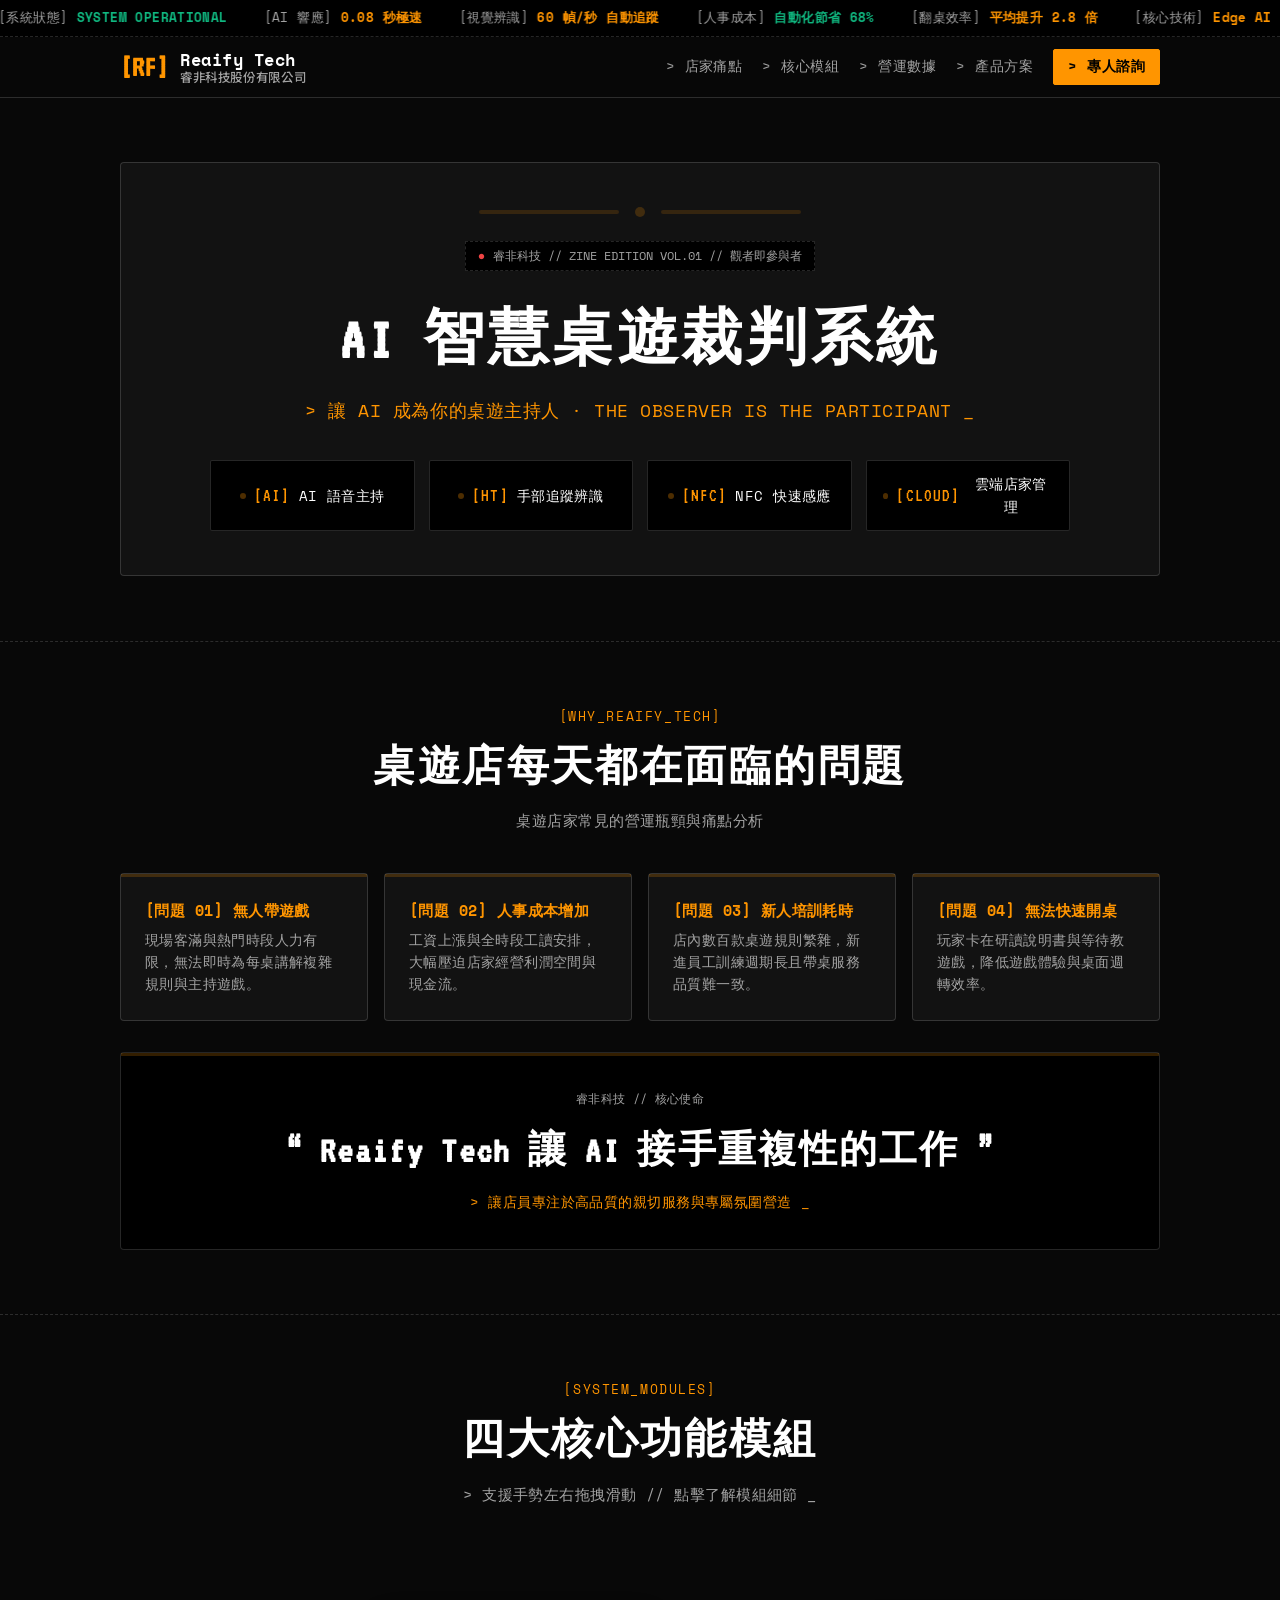
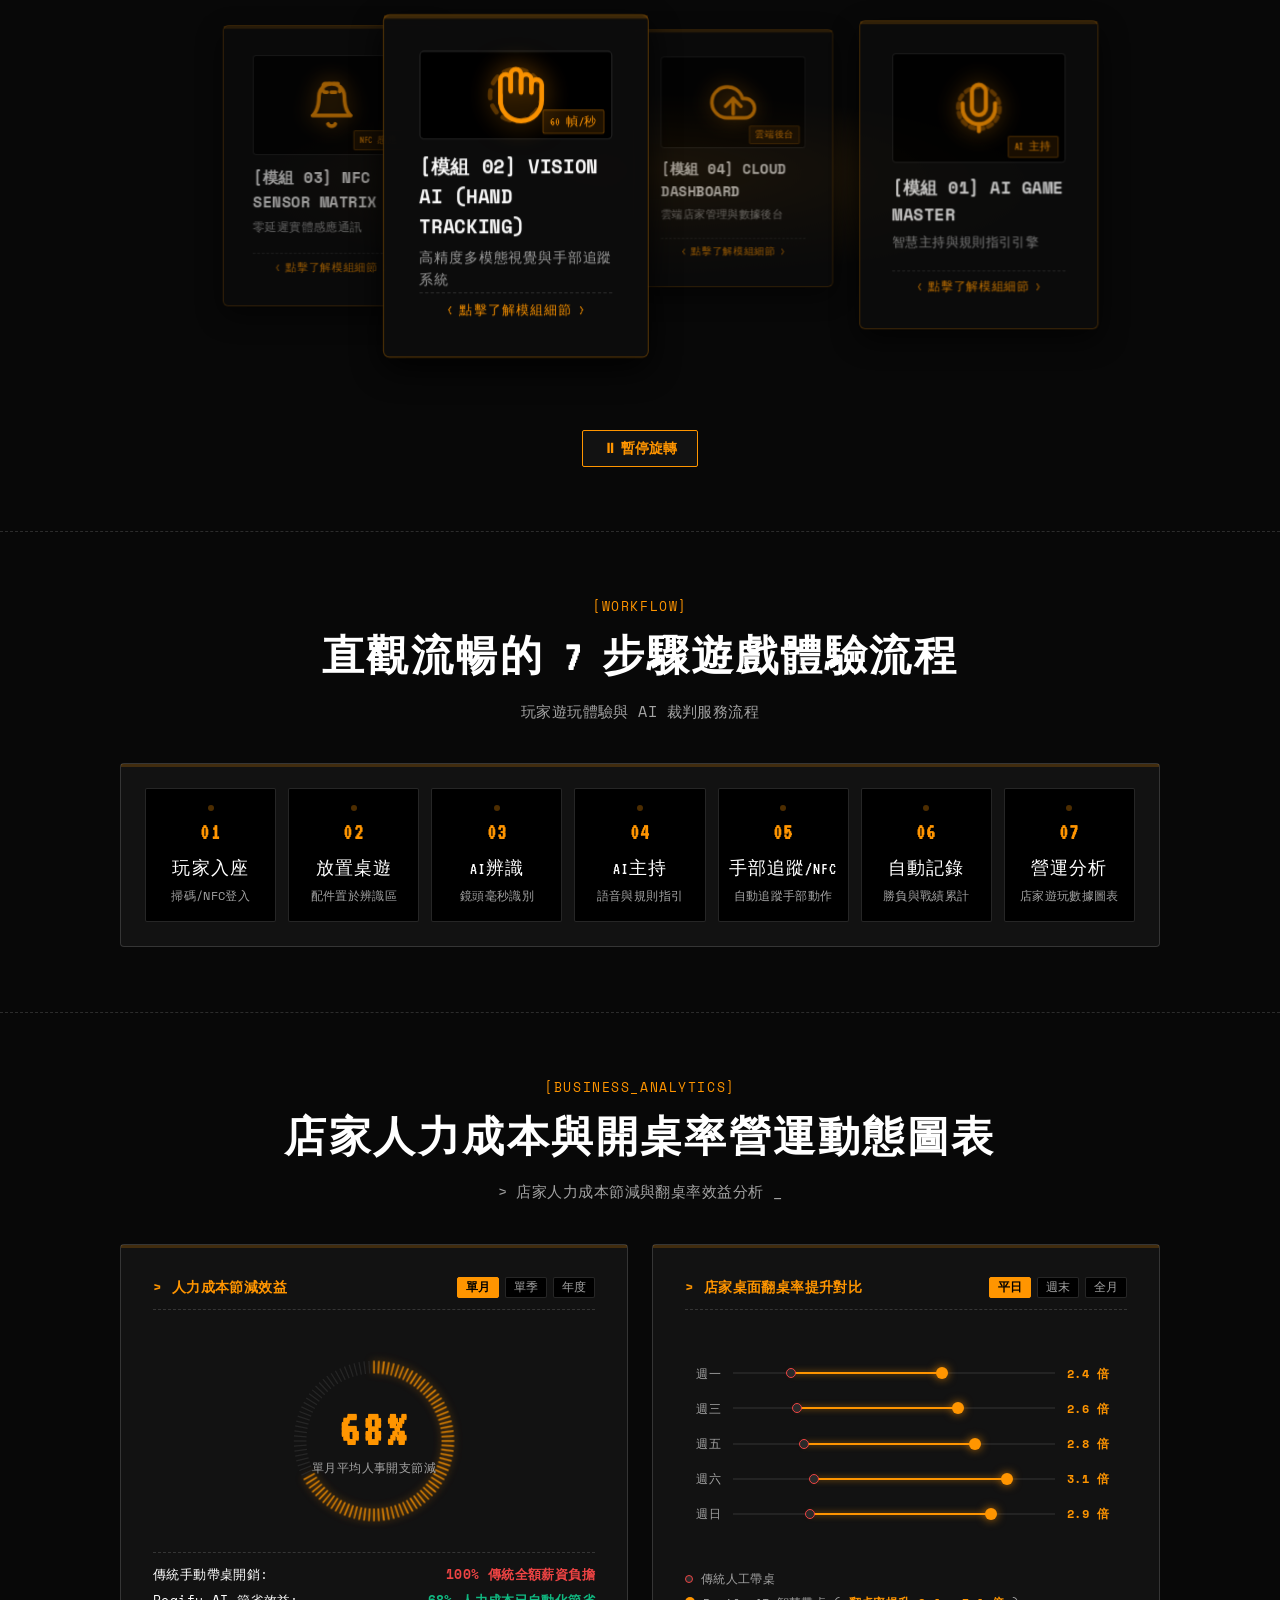
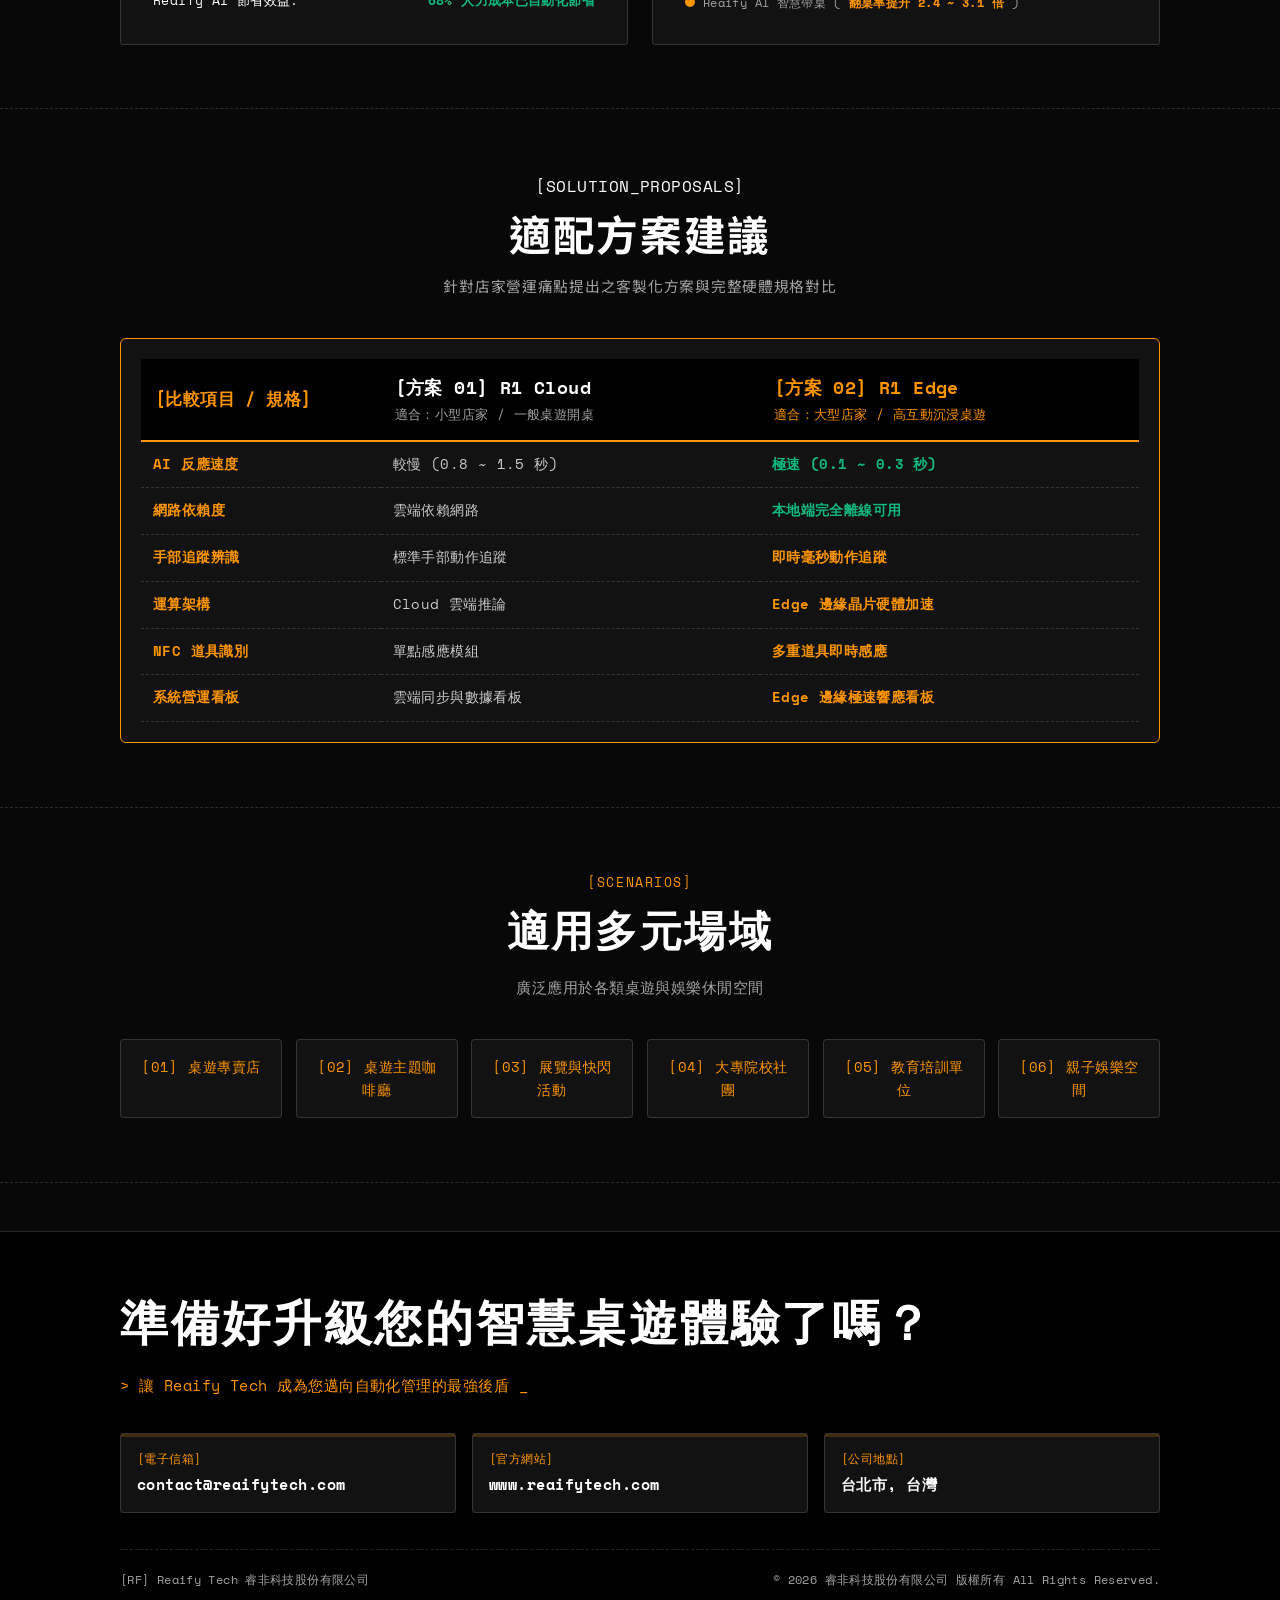
<file: index.html>
<!DOCTYPE html>
<html lang="zh-TW">
<head>
  <meta charset="UTF-8">
  <meta name="viewport" content="width=device-width, initial-scale=1.0">
  <title>Reaify Tech 睿非科技 - AI 智慧桌遊裁判系統</title>
  <meta name="description" content="睿非科技股份有限公司 (Reaify Tech) - AI 智慧桌遊裁判系統。結合 AI 視覺、手部自動追蹤辨識與 NFC 技術，為桌遊店家打造高效自動化的智慧管理與遊戲體驗。">
  
  <!-- Google Fonts: VT323 (Dot Matrix), Space Mono, Noto Sans TC -->
  <link rel="preconnect" href="https://fonts.googleapis.com">
  <link rel="preconnect" href="https://fonts.gstatic.com" crossorigin>
  <link href="https://fonts.googleapis.com/css2?family=VT323&family=Space+Mono:ital,wght@0,400;0,700;1,400&family=Noto+Sans+TC:wght@400;500;700;900&display=swap" rel="stylesheet">
  
  <!-- CSS Stylesheet -->
  <link rel="stylesheet" href="styles.css">
</head>
<body class="terminal-body">

  <!-- 全螢幕背景 Nothing LED 馬賽克沙丁魚群 Canvas 特效 -->
  <canvas id="sardine-canvas"></canvas>

  <!-- Bloomberg Style Top Ticker (100% 無縫極速測量跑馬燈) -->
  <div class="bloomberg-ticker-bar font-mono" id="bloomberg-ticker-bar">
    <div class="ticker-track" id="ticker-track">
      <div class="ticker-seed" id="ticker-seed">
        <span class="ticker-item">[系統狀態] <span class="t-green">SYSTEM OPERATIONAL</span></span>
        <span class="ticker-item">[AI 響應] <span class="t-amber">0.08 秒極速</span></span>
        <span class="ticker-item">[視覺辨識] <span class="t-amber">60 幀/秒 自動追蹤</span></span>
        <span class="ticker-item">[人事成本] <span class="t-green">自動化節省 68%</span></span>
        <span class="ticker-item">[翻桌效率] <span class="t-amber">平均提升 2.8 倍</span></span>
        <span class="ticker-item">[核心技術] <span class="t-amber">Edge AI + NFC Sense</span></span>
        <span class="ticker-item">[睿非科技] <span class="t-green">讓 AI 成為您的桌遊主持人 _</span></span>
      </div>
    </div>
  </div>

  <!-- Top Navigation Bar -->
  <header class="top-nav">
    <div class="container nav-content">
      <div class="brand-logo">
        <span class="logo-matrix">[RF]</span>
        <div class="logo-text">
          <span class="brand-name font-mono">Reaify Tech</span>
          <span class="brand-company font-sans">睿非科技股份有限公司</span>
        </div>
      </div>
      <div class="nav-actions font-mono">
        <a href="#pain-points" class="nav-link">&gt; 店家痛點</a>
        <a href="#features" class="nav-link">&gt; 核心模組</a>
        <a href="#dashboard" class="nav-link">&gt; 營運數據</a>
        <a href="#products" class="nav-link">&gt; 產品方案</a>
        <a href="#contact" class="btn-terminal-primary">&gt; 專人諮詢</a>
      </div>
    </div>
  </header>

  <main class="main-wrapper">

    <!-- ① Hero Cover (介紹自己) -->
    <section id="hero" class="section hero-section">
      <div class="container">
        
        <div class="nothing-card hero-nothing-card glyph-led-interactive tilt-card">
          <div class="glyph-neon-bar-header">
            <div class="led-strip s-left"></div>
            <div class="led-center-dot"></div>
            <div class="led-strip s-right"></div>
          </div>

          <div class="nothing-badge">
            <span class="dot-red">●</span> 睿非科技 // ZINE EDITION VOL.01 // 觀者即參與者
          </div>

          <h1 class="hero-title font-dot glyph-neon-text">AI 智慧桌遊裁判系統</h1>
          <p class="hero-tagline font-mono">&gt; 讓 AI 成為你的桌遊主持人 · THE OBSERVER IS THE PARTICIPANT _</p>

          <!-- 4 個 LED 點亮膠囊標籤 -->
          <div class="nothing-capsule-grid">
            <div class="nothing-capsule glyph-led-interactive">
              <div class="led-indicator-dot"></div>
              <span class="capsule-icon font-dot">[AI]</span>
              <span class="capsule-label font-mono">AI 語音主持</span>
            </div>
            <div class="nothing-capsule glyph-led-interactive">
              <div class="led-indicator-dot"></div>
              <span class="capsule-icon font-dot">[HT]</span>
              <span class="capsule-label font-mono">手部追蹤辨識</span>
            </div>
            <div class="nothing-capsule glyph-led-interactive">
              <div class="led-indicator-dot"></div>
              <span class="capsule-icon font-dot">[NFC]</span>
              <span class="capsule-label font-mono">NFC 快速感應</span>
            </div>
            <div class="nothing-capsule glyph-led-interactive">
              <div class="led-indicator-dot"></div>
              <span class="capsule-icon font-dot">[CLOUD]</span>
              <span class="capsule-label font-mono">雲端店家管理</span>
            </div>
          </div>

        </div>

      </div>
    </section>

    <!-- ② 市場痛點與使命宣告 (問題放在最前線) -->
    <section id="pain-points" class="section pain-section">
      <div class="container">
        
        <div class="section-header text-center">
          <div class="ascii-tag">[WHY_REAIFY_TECH]</div>
          <h2 class="section-title font-dot">桌遊店每天都在面臨的問題</h2>
          <p class="section-desc font-mono">桌遊店家常見的營運瓶頸與痛點分析</p>
        </div>

        <div class="pain-matrix-terminal">
          <div class="nothing-card pain-term-card glyph-led-interactive tilt-card">
            <div class="led-top-strip"></div>
            <div class="term-head font-mono">[問題 01] 無人帶遊戲</div>
            <p class="term-body font-mono">現場客滿與熱門時段人力有限，無法即時為每桌講解複雜規則與主持遊戲。</p>
          </div>

          <div class="nothing-card pain-term-card glyph-led-interactive tilt-card">
            <div class="led-top-strip"></div>
            <div class="term-head font-mono">[問題 02] 人事成本增加</div>
            <p class="term-body font-mono">工資上漲與全時段工讀安排，大幅壓迫店家經營利潤空間與現金流。</p>
          </div>

          <div class="nothing-card pain-term-card glyph-led-interactive tilt-card">
            <div class="led-top-strip"></div>
            <div class="term-head font-mono">[問題 03] 新人培訓耗時</div>
            <p class="term-body font-mono">店內數百款桌遊規則繁雜，新進員工訓練週期長且帶桌服務品質難一致。</p>
          </div>

          <div class="nothing-card pain-term-card glyph-led-interactive tilt-card">
            <div class="led-top-strip"></div>
            <div class="term-head font-mono">[問題 04] 無法快速開桌</div>
            <p class="term-body font-mono">玩家卡在研讀說明書與等待教遊戲，降低遊戲體驗與桌面週轉效率。</p>
          </div>
        </div>

        <!-- Banner -->
        <div class="nothing-banner-card glyph-led-interactive tilt-card">
          <div class="led-top-strip"></div>
          <div class="banner-terminal-header font-mono">
            <span>睿非科技 // 核心使命</span>
          </div>
          <h3 class="banner-quote font-dot">“ Reaify Tech 讓 AI 接手重複性的工作 ”</h3>
          <p class="banner-sub font-mono">&gt; 讓店員專注於高品質的親切服務與專屬氛圍營造 _</p>
        </div>

      </div>
    </section>

    <!-- ③ 四大核心功能模組 (純粹琥珀 LED 呼吸燈模式) -->
    <section id="features" class="section features-section">
      <div class="container">
        
        <div class="section-header text-center">
          <div class="ascii-tag">[SYSTEM_MODULES]</div>
          <h2 class="section-title font-dot">四大核心功能模組</h2>
          <p class="section-desc font-mono">&gt; 支援手勢左右拖拽滑動 // 點擊了解模組細節 _</p>
        </div>

        <!-- 3D 迷你星軌舞台 (純粹柔和琥珀 LED 呼吸燈) -->
        <div class="orbit-stage" id="orbit-stage">
          <div class="orbit-ring-floor"></div>
          <div class="orbit-container" id="orbit-container">
            <!-- 由 JavaScript 動態生成 4 大卡片 -->
          </div>
        </div>

        <!-- 控制自轉按鈕列 -->
        <div class="deck-controller font-mono text-center">
          <button class="ctrl-btn" id="toggle-spin-btn">⏸ 暫停旋轉</button>
        </div>

      </div>
    </section>

    <!-- ④ 7 步驟體驗流程 -->
    <section id="solution" class="section solution-section">
      <div class="container">
        
        <div class="section-header text-center">
          <div class="ascii-tag">[WORKFLOW]</div>
          <h2 class="section-title font-dot">直觀流暢的 7 步驟遊戲體驗流程</h2>
          <p class="section-desc font-mono">玩家遊玩體驗與 AI 裁判服務流程</p>
        </div>

        <div class="nothing-card workflow-card glyph-led-interactive tilt-card">
          <div class="led-top-strip"></div>
          <div class="workflow-grid-matrix">
            <div class="wf-unit glyph-led-interactive">
              <div class="led-indicator-dot"></div>
              <span class="wf-step-num font-dot">01</span>
              <span class="wf-title font-dot">玩家入座</span>
              <span class="wf-desc font-mono">掃碼/NFC登入</span>
            </div>
            <div class="wf-unit glyph-led-interactive">
              <div class="led-indicator-dot"></div>
              <span class="wf-step-num font-dot">02</span>
              <span class="wf-title font-dot">放置桌遊</span>
              <span class="wf-desc font-mono">配件置於辨識區</span>
            </div>
            <div class="wf-unit glyph-led-interactive">
              <div class="led-indicator-dot"></div>
              <span class="wf-step-num font-dot">03</span>
              <span class="wf-title font-dot">AI辨識</span>
              <span class="wf-desc font-mono">鏡頭毫秒識別</span>
            </div>
            <div class="wf-unit glyph-led-interactive">
              <div class="led-indicator-dot"></div>
              <span class="wf-step-num font-dot">04</span>
              <span class="wf-title font-dot">AI主持</span>
              <span class="wf-desc font-mono">語音與規則指引</span>
            </div>
            <div class="wf-unit glyph-led-interactive">
              <div class="led-indicator-dot"></div>
              <span class="wf-step-num font-dot">05</span>
              <span class="wf-title font-dot">手部追蹤/NFC</span>
              <span class="wf-desc font-mono">自動追蹤手部動作</span>
            </div>
            <div class="wf-unit glyph-led-interactive">
              <div class="led-indicator-dot"></div>
              <span class="wf-step-num font-dot">06</span>
              <span class="wf-title font-dot">自動記錄</span>
              <span class="wf-desc font-mono">勝負與戰績累計</span>
            </div>
            <div class="wf-unit glyph-led-interactive">
              <div class="led-indicator-dot"></div>
              <span class="wf-step-num font-dot">07</span>
              <span class="wf-title font-dot">營運分析</span>
              <span class="wf-desc font-mono">店家遊玩數據圖表</span>
            </div>
          </div>
        </div>

      </div>
    </section>

    <!-- ⑤ Efferd Dashboard 大白話版本 -->
    <section id="dashboard" class="section dashboard-section">
      <div class="container">
        
        <div class="section-header text-center">
          <div class="ascii-tag">[BUSINESS_ANALYTICS]</div>
          <h2 class="section-title font-dot">店家人力成本與開桌率營運動態圖表</h2>
          <p class="section-desc font-mono">&gt; 店家人力成本節減與翻桌率效益分析 _</p>
        </div>

        <div class="dashboard-grid">
          <!-- 圖表 1: 人力成本節減 -->
          <div class="nothing-card dash-card glyph-led-interactive tilt-card">
            <div class="led-top-strip"></div>
            <div class="dash-card-head font-mono">
              <span class="t-amber">&gt; 人力成本節減效益</span>
              <div class="glance-switcher">
                <button class="glance-btn active" onclick="switchF4Data('month', this)">單月</button>
                <button class="glance-btn" onclick="switchF4Data('quarter', this)">單季</button>
                <button class="glance-btn" onclick="switchF4Data('year', this)">年度</button>
              </div>
            </div>
            
            <div class="tick-donut-container">
              <svg class="f4-svg-donut" viewBox="-10 -10 180 180" id="f4-svg-donut">
                <!-- 由 JS 動態生成刻度線 -->
              </svg>

              <div class="f4-center-overlay font-mono">
                <span id="f4-big-num" class="f4-big-num font-dot">68%</span>
                <span id="f4-sub-lbl" class="f4-sub-lbl">平均人事開支節減</span>
              </div>
            </div>

            <div class="dash-card-foot font-mono">
              <div class="foot-metric">
                <span class="lbl">傳統手動帶桌開銷:</span>
                <span class="val t-red">100% 傳統全額薪資負擔</span>
              </div>
              <div class="foot-metric">
                <span class="lbl">Reaify AI 節省效益:</span>
                <span class="val t-green" id="f4-ai-saved-val">68% 人力成本已自動化節省</span>
              </div>
            </div>
          </div>

          <!-- 圖表 2: 翻桌率對比 -->
          <div class="nothing-card dash-card glyph-led-interactive tilt-card">
            <div class="led-top-strip"></div>
            <div class="dash-card-head font-mono">
              <span class="t-amber">&gt; 店家桌面翻桌率提升對比</span>
              <div class="glance-switcher">
                <button class="glance-btn active" onclick="switchF12Data('weekday', this)">平日</button>
                <button class="glance-btn" onclick="switchF12Data('weekend', this)">週末</button>
                <button class="glance-btn" onclick="switchF12Data('month', this)">全月</button>
              </div>
            </div>

            <div class="dumbbell-chart-wrapper font-mono">
              <div class="dumbbell-row">
                <span class="db-day-lbl">週一</span>
                <div class="db-track-container">
                  <div class="db-hairline-rail"></div>
                  <div class="db-connector-line" id="db-line-0" style="left: 20%; width: 45%;"></div>
                  <div class="db-bead db-bead-left" id="db-bead-l-0" style="left: 20%;"></div>
                  <div class="db-bead db-bead-right" id="db-bead-r-0" style="left: 65%;"></div>
                </div>
                <span class="db-mult-tag t-amber" id="db-tag-0">2.4 倍</span>
              </div>

              <div class="dumbbell-row">
                <span class="db-day-lbl">週三</span>
                <div class="db-track-container">
                  <div class="db-hairline-rail"></div>
                  <div class="db-connector-line" id="db-line-1" style="left: 22%; width: 48%;"></div>
                  <div class="db-bead db-bead-left" id="db-bead-l-1" style="left: 22%;"></div>
                  <div class="db-bead db-bead-right" id="db-bead-r-1" style="left: 70%;"></div>
                </div>
                <span class="db-mult-tag t-amber" id="db-tag-1">2.6 倍</span>
              </div>

              <div class="dumbbell-row">
                <span class="db-day-lbl">週五</span>
                <div class="db-track-container">
                  <div class="db-hairline-rail"></div>
                  <div class="db-connector-line" id="db-line-2" style="left: 25%; width: 52%;"></div>
                  <div class="db-bead db-bead-left" id="db-bead-l-2" style="left: 25%;"></div>
                  <div class="db-bead db-bead-right" id="db-bead-r-2" style="left: 77%;"></div>
                </div>
                <span class="db-mult-tag t-amber" id="db-tag-2">2.8 倍</span>
              </div>

              <div class="dumbbell-row">
                <span class="db-day-lbl">週六</span>
                <div class="db-track-container">
                  <div class="db-hairline-rail"></div>
                  <div class="db-connector-line" id="db-line-3" style="left: 28%; width: 57%;"></div>
                  <div class="db-bead db-bead-left" id="db-bead-l-3" style="left: 28%;"></div>
                  <div class="db-bead db-bead-right" id="db-bead-r-3" style="left: 85%;"></div>
                </div>
                <span class="db-mult-tag t-amber" id="db-tag-3">3.1 倍</span>
              </div>

              <div class="dumbbell-row">
                <span class="db-day-lbl">週日</span>
                <div class="db-track-container">
                  <div class="db-hairline-rail"></div>
                  <div class="db-connector-line" id="db-line-4" style="left: 26%; width: 54%;"></div>
                  <div class="db-bead db-bead-left" id="db-bead-l-4" style="left: 26%;"></div>
                  <div class="db-bead db-bead-right" id="db-bead-r-4" style="left: 80%;"></div>
                </div>
                <span class="db-mult-tag t-amber" id="db-tag-4">2.9 倍</span>
              </div>
            </div>

            <div class="bar-legend font-mono">
              <span class="legend-item"><span class="box-before"></span> 傳統人工帶桌</span>
              <span class="legend-item"><span class="box-after"></span> Reaify AI 智慧帶桌 (<span id="f12-summary-tag" class="t-amber">翻桌率提升 2.4 ~ 3.1 倍</span>)</span>
            </div>
          </div>
        </div>

      </div>
    </section>

    <!-- ⑥ 適配方案建議 -->
    <section id="products" class="section product-section">
    <div class="container">
      <div class="section-header text-center">
        <span class="section-tag font-mono">[SOLUTION_PROPOSALS]</span>
        <h2 class="section-title">適配方案建議</h2>
        <p class="section-desc">針對店家營運痛點提出之客製化方案與完整硬體規格對比</p>
      </div>

      <!-- 唯一一站式整合比較矩陣 (完全移除上方重複舊卡片) -->
          <!-- 唯一整合式方案規格比較矩陣 (手機端流暢滑動防跑頁) -->
    
    <!-- 手機端專用：左右滑動雙圖卡 (Mobile Swiper Cards) -->
    <div class="mobile-plans-swiper">
      <div class="mobile-swiper-hint font-mono">&lt; 左右滑動切換方案卡片 &gt;</div>
      <div class="mobile-cards-track">
        <!-- 卡片 1: R1 Cloud -->
        <div class="mobile-plan-card">
          <div class="mp-card-header">
            <span class="mp-tag font-mono">[方案 01]</span>
            <h3 class="mp-title">R1 Cloud</h3>
            <p class="mp-sub">適合：小型店家 / 一般桌遊開桌</p>
          </div>
          <div class="mp-card-body font-mono">
            <div class="mp-row">
              <span class="mp-label">AI 反應速度</span>
              <span class="mp-val">較慢 (0.8 ~ 1.5 秒)</span>
            </div>
            <div class="mp-row">
              <span class="mp-label">網路依賴度</span>
              <span class="mp-val">雲端依賴網路</span>
            </div>
            <div class="mp-row">
              <span class="mp-label">手部追蹤辨識</span>
              <span class="mp-val">標準手部動作追蹤</span>
            </div>
            <div class="mp-row">
              <span class="mp-label">運算架構</span>
              <span class="mp-val">Cloud 雲端推論</span>
            </div>
            <div class="mp-row">
              <span class="mp-label">NFC 道具識別</span>
              <span class="mp-val">單點感應模組</span>
            </div>
            <div class="mp-row">
              <span class="mp-label">系統營運看板</span>
              <span class="mp-val">雲端同步與數據看板</span>
            </div>
          </div>
        </div>

        <!-- 卡片 2: R1 Edge -->
        <div class="mobile-plan-card highlight-card">
          <div class="mp-card-header">
            <span class="mp-tag font-mono">[方案 02]</span>
            <h3 class="mp-title t-amber">R1 Edge</h3>
            <p class="mp-sub t-amber">適合：大型店家 / 高互動沉浸桌遊</p>
          </div>
          <div class="mp-card-body font-mono">
            <div class="mp-row">
              <span class="mp-label">AI 反應速度</span>
              <span class="mp-val t-green">極速 (0.1 ~ 0.3 秒)</span>
            </div>
            <div class="mp-row">
              <span class="mp-label">網路依賴度</span>
              <span class="mp-val t-green">本地端完全離線可用</span>
            </div>
            <div class="mp-row">
              <span class="mp-label">手部追蹤辨識</span>
              <span class="mp-val t-amber">即時毫秒動作追蹤</span>
            </div>
            <div class="mp-row">
              <span class="mp-label">運算架構</span>
              <span class="mp-val t-amber">Edge 邊緣晶片硬體加速</span>
            </div>
            <div class="mp-row">
              <span class="mp-label">NFC 道具識別</span>
              <span class="mp-val t-amber">多重道具即時感應</span>
            </div>
            <div class="mp-row">
              <span class="mp-label">系統營運看板</span>
              <span class="mp-val t-amber">Edge 邊緣極速響應看板</span>
            </div>
          </div>
        </div>
      </div>
    </div>

    <div class="plans-matrix-wrapper">
      <div class="mobile-scroll-hint font-mono">&lt; 橫向滑動查看完整對比 &gt;</div>
      <table class="bloomberg-table font-mono" style="width: 100%; border-collapse: collapse;">
        <thead>
          <tr style="border-bottom: 2px solid var(--c-amber);">
            <th style="padding: 14px; text-align: left; font-size: 1.05rem; color: var(--c-amber);">[比較項目 / 規格]</th>
            <th style="padding: 14px; text-align: left; font-size: 1.1rem; color: #FFFFFF; width: 38%;">
              [方案 01] R1 Cloud
              <div style="font-size: 0.8rem; color: var(--c-text-muted); font-weight: normal; margin-top: 4px;">適合：小型店家 / 一般桌遊開桌</div>
            </th>
            <th style="padding: 14px; text-align: left; font-size: 1.1rem; color: var(--c-amber); width: 38%;">
              [方案 02] R1 Edge
              <div style="font-size: 0.8rem; color: var(--c-amber); font-weight: normal; margin-top: 4px;">適合：大型店家 / 高互動沉浸桌遊</div>
            </th>
          </tr>
        </thead>
        <tbody>
          <tr style="border-bottom: 1px dashed var(--c-border-dot);">
            <td class="m-head" style="padding: 12px; font-weight: bold; color: var(--c-amber);">AI 反應速度</td>
            <td style="padding: 12px; color: #CCCCCC;">較慢 (0.8 ~ 1.5 秒)</td>
            <td class="t-amber" style="padding: 12px; color: var(--c-green); font-weight: bold;">極速 (0.1 ~ 0.3 秒)</td>
          </tr>
          <tr style="border-bottom: 1px dashed var(--c-border-dot);">
            <td class="m-head" style="padding: 12px; font-weight: bold; color: var(--c-amber);">網路依賴度</td>
            <td style="padding: 12px; color: #CCCCCC;">雲端依賴網路</td>
            <td class="t-amber" style="padding: 12px; color: var(--c-green); font-weight: bold;">本地端完全離線可用</td>
          </tr>
          <tr style="border-bottom: 1px dashed var(--c-border-dot);">
            <td class="m-head" style="padding: 12px; font-weight: bold; color: var(--c-amber);">手部追蹤辨識</td>
            <td style="padding: 12px; color: #CCCCCC;">標準手部動作追蹤</td>
            <td class="t-amber" style="padding: 12px; color: var(--c-amber); font-weight: bold;">即時毫秒動作追蹤</td>
          </tr>
          <tr style="border-bottom: 1px dashed var(--c-border-dot);">
            <td class="m-head" style="padding: 12px; font-weight: bold; color: var(--c-amber);">運算架構</td>
            <td style="padding: 12px; color: #CCCCCC;">Cloud 雲端推論</td>
            <td class="t-amber" style="padding: 12px; color: var(--c-amber); font-weight: bold;">Edge 邊緣晶片硬體加速</td>
          </tr>
          <tr style="border-bottom: 1px dashed var(--c-border-dot);">
            <td class="m-head" style="padding: 12px; font-weight: bold; color: var(--c-amber);">NFC 道具識別</td>
            <td style="padding: 12px; color: #CCCCCC;">單點感應模組</td>
            <td class="t-amber" style="padding: 12px; color: var(--c-amber); font-weight: bold;">多重道具即時感應</td>
          </tr>
          <tr>
            <td class="m-head" style="padding: 12px; font-weight: bold; color: var(--c-amber);">系統營運看板</td>
            <td style="padding: 12px; color: #CCCCCC;">雲端同步與數據看板</td>
            <td class="t-amber" style="padding: 12px; color: var(--c-amber); font-weight: bold;">Edge 邊緣極速響應看板</td>
          </tr>
        </tbody>
      </table>
    </div>
    </div>
  </section>

    <!-- ⑦ 適用場域 -->
    <section id="applications" class="section app-section">
      <div class="container">
        
        <div class="section-header text-center">
          <div class="ascii-tag">[SCENARIOS]</div>
          <h2 class="section-title font-dot">適用多元場域</h2>
          <p class="section-desc font-mono">廣泛應用於各類桌遊與娛樂休閒空間</p>
        </div>

        <div class="app-terminal-grid">
          <div class="nothing-card app-term-box font-mono glyph-led-interactive tilt-card">[01] 桌遊專賣店</div>
          <div class="nothing-card app-term-box font-mono glyph-led-interactive tilt-card">[02] 桌遊主題咖啡廳</div>
          <div class="nothing-card app-term-box font-mono glyph-led-interactive tilt-card">[03] 展覽與快閃活動</div>
          <div class="nothing-card app-term-box font-mono glyph-led-interactive tilt-card">[04] 大專院校社團</div>
          <div class="nothing-card app-term-box font-mono glyph-led-interactive tilt-card">[05] 教育培訓單位</div>
          <div class="nothing-card app-term-box font-mono glyph-led-interactive tilt-card">[06] 親子娛樂空間</div>
        </div>

      </div>
    </section>

  </main>

  <!-- 點擊卡片彈出的 3D 全息大螢幕 Modal -->
  <div class="holo-modal-overlay" id="holo-modal">
    <div class="holo-card-container" id="holo-card-container">
      <button class="close-holo-btn" id="close-holo-btn">&times;</button>
      <div class="holo-card-inner" id="holo-card-inner">
        <div class="holo-front nothing-card card-amber-border">
          <div class="modal-head-bar font-mono">
            <span class="t-amber" id="modal-mod-tag">[模組 01]</span>
            <span id="modal-version">v2.4 READY</span>
          </div>

          <h3 id="modal-title" class="font-dot modal-title-text"></h3>
          <p id="modal-sub" class="font-mono modal-sub-text"></p>

          <!-- SVG Icon 展示盒 -->
          <div class="modal-hero-icon-box">
            <div class="modal-svg-container" id="modal-icon-box"></div>
            <div class="modal-icon-overlay font-mono">&gt; 睿非科技 AI 核心功能模組</div>
          </div>

          <!-- 詳細大白話解說區塊 -->
          <div class="modal-explain-box font-mono" id="modal-explain-content">
            <!-- JS 動態注入白話說明 -->
          </div>
        </div>
      </div>
    </div>
  </div>

  <!-- Footer CTA -->
  <footer id="contact" class="terminal-footer">
    <div class="container">
      
      <div class="nothing-card footer-nothing-box">
        <h2 class="footer-cta-title font-dot">準備好升級您的智慧桌遊體驗了嗎？</h2>
        <p class="footer-cta-sub font-mono">&gt; 讓 Reaify Tech 成為您邁向自動化管理的最強後盾 _</p>

        <div class="footer-contact-matrix font-mono">
          <div class="c-box glyph-led-interactive">
            <div class="led-top-strip"></div>
            <span class="c-head">[電子信箱]</span>
            <a href="mailto:contact@reaifytech.com" class="c-link">contact@reaifytech.com</a>
          </div>
          <div class="c-box glyph-led-interactive">
            <div class="led-top-strip"></div>
            <span class="c-head">[官方網站]</span>
            <a href="https://www.reaifytech.com" target="_blank" class="c-link">www.reaifytech.com</a>
          </div>
          <div class="c-box glyph-led-interactive">
            <div class="led-top-strip"></div>
            <span class="c-head">[公司地點]</span>
            <span class="c-link">台北市, 台灣</span>
          </div>
        </div>

        <div class="footer-bottom-bar font-mono">
          <span>[RF] Reaify Tech 睿非科技股份有限公司</span>
          <span>© 2026 睿非科技股份有限公司 版權所有 All Rights Reserved.</span>
        </div>
      </div>

    </div>
  </footer>

  <script src="script.js"></script>
</body>
</html>
</file>
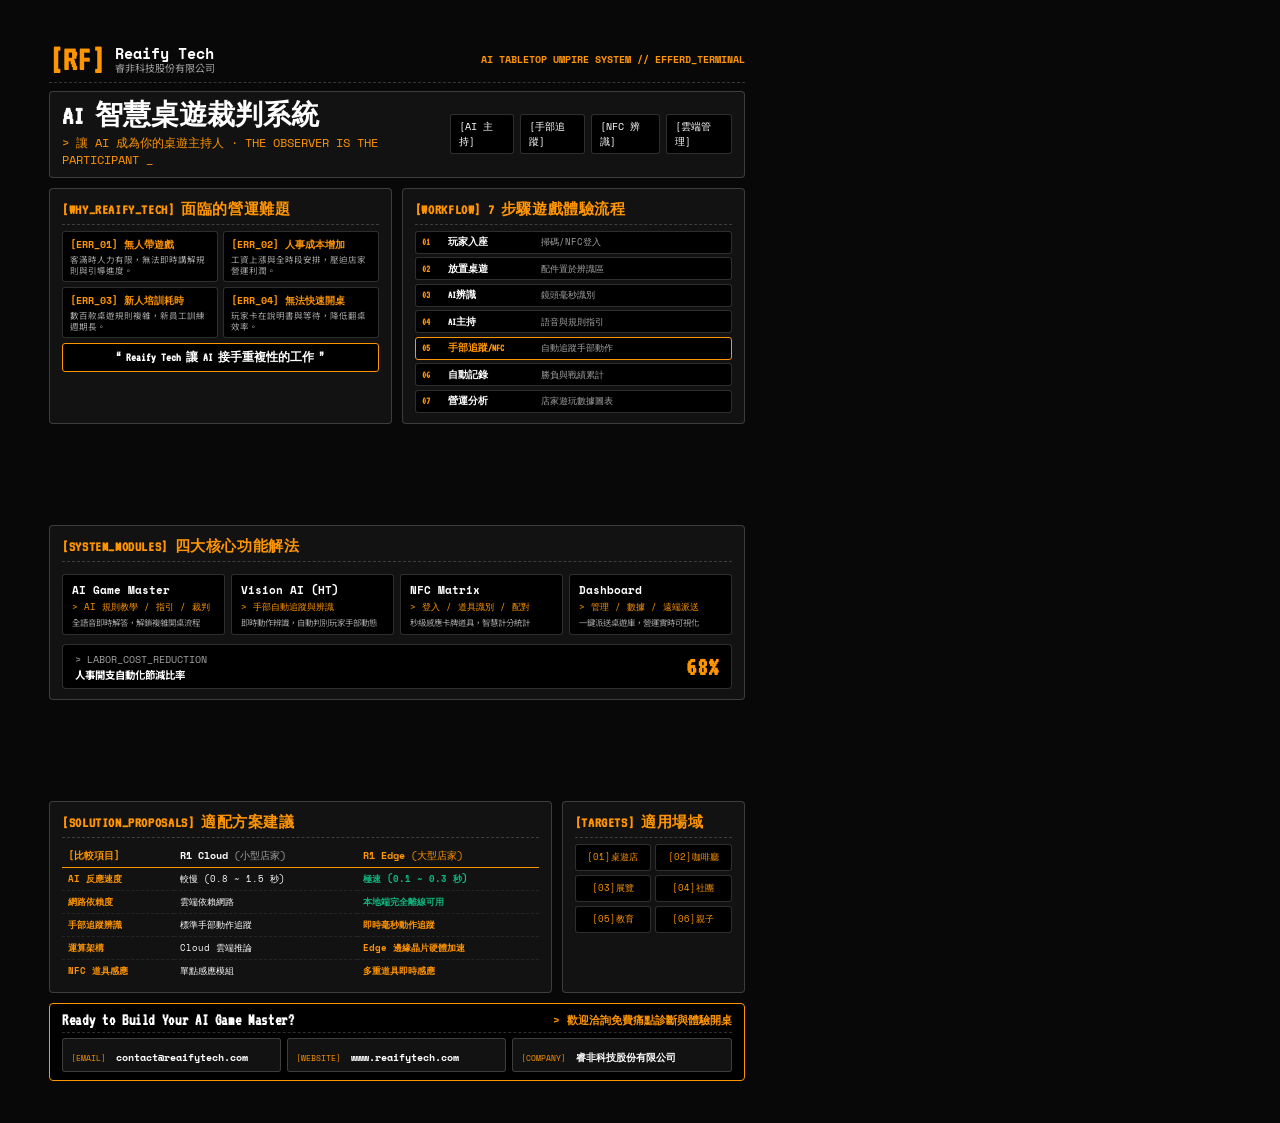
<file: pdf_poster.html>
<!DOCTYPE html>
<html lang="zh-TW">
<head>
  <meta charset="UTF-8">
  <title>Reaify Tech 睿非科技 - AI 智慧桌遊裁判系統 (PDF DM)</title>
  
  <!-- Google Fonts: VT323 (Dot Matrix), Space Mono, Noto Sans TC -->
  <link rel="preconnect" href="https://fonts.googleapis.com">
  <link rel="preconnect" href="https://fonts.gstatic.com" crossorigin>
  <link href="https://fonts.googleapis.com/css2?family=VT323&family=Space+Mono:wght@400;700&family=Noto+Sans+TC:wght@400;500;700;900&display=swap" rel="stylesheet">
  
  <style>
    @page {
      size: A4 portrait;
      margin: 0;
    }
    
    :root {
      --c-black: #080808;
      --c-card-bg: #121212;
      --c-amber: #FF9500;
      --c-green: #10B981;
      --c-red: #EF4444;
      --c-text-main: #FFFFFF;
      --c-text-muted: #A3A3A3;
      --c-border-dot: rgba(255, 255, 255, 0.18);
      
      --font-dot: 'VT323', monospace;
      --font-mono: 'Space Mono', monospace;
      --font-sans: 'Noto Sans TC', sans-serif;
    }
    
    * { box-sizing: border-box; margin: 0; padding: 0; }
    
    html, body {
      width: 210mm;
      height: 297mm;
      background-color: var(--c-black);
      color: var(--c-text-main);
      font-family: var(--font-sans);
      -webkit-print-color-adjust: exact;
      print-color-adjust: exact;
      overflow: hidden;
      position: relative;
    }

    .poster-canvas {
      width: 210mm;
      height: 297mm;
      padding: 11mm 13mm;
      display: flex;
      flex-direction: column;
      justify-content: space-between;
      position: relative;
      z-index: 1;
    }

    /* Header Bar */
    .header-bar {
      display: flex;
      justify-content: space-between;
      align-items: center;
      border-bottom: 1px dashed var(--c-border-dot);
      padding-bottom: 5px;
      margin-bottom: 8px;
    }
    
    .brand-logo { display: flex; align-items: center; gap: 10px; }
    .logo-matrix { font-family: var(--font-dot); font-size: 2.2rem; color: var(--c-amber); font-weight: 900; line-height: 1; }
    .logo-text { display: flex; flex-direction: column; }
    .brand-title { font-family: var(--font-mono); font-weight: 700; font-size: 11pt; color: var(--c-text-main); line-height: 1.1; }
    .brand-company { font-family: var(--font-sans); font-size: 7.5pt; color: var(--c-text-muted); line-height: 1.1; }
    .header-meta { font-family: var(--font-mono); font-size: 7.5pt; color: var(--c-amber); font-weight: 700; }

    /* Hero Cover */
    .hero-banner {
      background: var(--c-card-bg);
      border: 1px solid var(--c-border-dot);
      border-radius: 4px;
      padding: 9px 12px;
      margin-bottom: 10px;
      display: flex;
      justify-content: space-between;
      align-items: center;
    }

    .hero-title { font-family: var(--font-dot); font-size: 21pt; font-weight: 900; color: var(--c-text-main); line-height: 1.1; margin-bottom: 2px; }
    .hero-tagline { font-family: var(--font-mono); font-size: 8.8pt; color: var(--c-amber); }
    .keywords-pills { display: flex; gap: 6px; }
    .kw-pill { background: #000000; border: 1px solid var(--c-border-dot); color: var(--c-text-main); padding: 4px 8px; border-radius: 3px; font-size: 7.5pt; font-family: var(--font-mono); }

    /* Layout Container */
    .sections-container {
      display: flex;
      flex-direction: column;
      gap: 10px;
      flex-grow: 1;
      justify-content: space-between;
      margin-bottom: 10px;
    }

    .card-box { background: var(--c-card-bg); border: 1px solid var(--c-border-dot); border-radius: 4px; padding: 10px 12px; }
    .box-title { font-family: var(--font-dot); font-size: 11.5pt; font-weight: 700; color: var(--c-amber); margin-bottom: 6px; border-bottom: 1px dashed var(--c-border-dot); padding-bottom: 4px; letter-spacing: 0.04em; }

    /* 第一階層：痛點與流程 (1:1 兩欄) */
    .tier-grid-top {
      display: grid;
      grid-template-columns: 1fr 1fr;
      gap: 10px;
    }

    .pain-grid { display: grid; grid-template-columns: 1fr 1fr; gap: 5px; margin-bottom: 5px; }
    .pain-item { background: #000000; border: 1px solid var(--c-border-dot); padding: 5px 7px; border-radius: 3px; }
    .pain-item-title { font-family: var(--font-mono); font-weight: 700; font-size: 7.2pt; color: var(--c-amber); margin-bottom: 2px; }
    .pain-item-desc { font-size: 6.4pt; color: var(--c-text-muted); line-height: 1.3; }

    .banner-quote { background: #000000; border: 1px solid var(--c-amber); color: var(--c-text-main); padding: 5px 8px; border-radius: 3px; font-family: var(--font-dot); font-size: 9pt; font-weight: 700; text-align: center; }

    .proc-flow { display: flex; flex-direction: column; gap: 3.5px; }
    .proc-step { display: flex; align-items: center; gap: 8px; background: #000000; padding: 3.5px 6px; border-radius: 3px; border: 1px solid var(--c-border-dot); }
    .proc-num { font-family: var(--font-dot); font-weight: 700; font-size: 7.8pt; color: var(--c-amber); width: 18px; }
    .proc-name { font-family: var(--font-dot); font-weight: 700; font-size: 7.8pt; width: 85px; color: var(--c-text-main); }
    .proc-desc { font-family: var(--font-mono); font-size: 6.4pt; color: var(--c-text-muted); }

    /* 第二階層：四大核心功能 (獨立寬版橫向專區) */
    .tier-features {
      display: flex;
      flex-direction: column;
      gap: 6px;
    }

    .feature-grid-4col { display: grid; grid-template-columns: repeat(4, 1fr); gap: 6px; }
    .feat-item-card { background: #000000; padding: 7px 9px; border-radius: 3px; border: 1px solid var(--c-border-dot); display: flex; flex-direction: column; justify-content: space-between; }
    .feat-name { font-family: var(--font-mono); font-weight: 700; font-size: 8.2pt; color: var(--c-text-main); margin-bottom: 2px; }
    .feat-tags { font-family: var(--font-mono); font-size: 6.5pt; color: var(--c-amber); margin-bottom: 3px; }
    .feat-desc { font-size: 6.3pt; color: var(--c-text-muted); line-height: 1.25; }

    .gauge-pdf-bar { display: flex; align-items: center; justify-content: space-between; background: #000000; padding: 6px 12px; border: 1px solid var(--c-border-dot); border-radius: 4px; margin-top: 3px; }
    .gauge-val-big { font-family: var(--font-dot); font-size: 20pt; font-weight: 900; color: var(--c-amber); }
    .gauge-lbl-sm { font-family: var(--font-mono); font-size: 7.8pt; color: var(--c-text-muted); }

    /* 第三階層：整合式方案規格比較矩陣 (與場域 2.2:0.8 比例) */
    .tier-grid-bottom {
      display: grid;
      grid-template-columns: 2.2fr 0.8fr;
      gap: 10px;
    }

    .matrix-table { width: 100%; border-collapse: collapse; font-family: var(--font-mono); font-size: 6.5pt; }
    .matrix-table th { text-align: left; padding: 4px 6px; border-bottom: 1.5px solid var(--c-amber); font-size: 7.2pt; }
    .matrix-table td { padding: 4px 6px; border-bottom: 1px dashed rgba(255,255,255,0.08); }
    .matrix-table tr:last-child td { border-bottom: none; }

    .apps-grid-2col { display: grid; grid-template-columns: 1fr 1fr; gap: 4px; text-align: center; }
    .app-card-sm { background: #000000; padding: 5.5px 3px; border-radius: 3px; border: 1px solid var(--c-border-dot); font-family: var(--font-mono); font-size: 6.8pt; color: var(--c-amber); }

    /* Footer */
    .footer-box { background: #000000; border: 1px solid var(--c-amber); border-radius: 4px; padding: 8px 12px; display: flex; flex-direction: column; gap: 5px; }
    .footer-top { display: flex; justify-content: space-between; align-items: center; border-bottom: 1px dashed var(--c-border-dot); padding-bottom: 4px; }
    .footer-cta-head { font-family: var(--font-dot); font-size: 12pt; font-weight: 900; color: var(--c-text-main); letter-spacing: 0.04em; }
    .footer-contacts-grid { display: grid; grid-template-columns: repeat(3, 1fr); gap: 6px; }
    .contact-card-mini { background: var(--c-card-bg); border: 1px solid var(--c-border-dot); padding: 4px 8px; border-radius: 3px; font-family: var(--font-mono); }
    .contact-item-lbl { color: var(--c-amber); font-size: 6.2pt; }
    .contact-item-val { color: #FFFFFF; font-size: 7.8pt; font-weight: 600; white-space: nowrap; overflow: hidden; text-overflow: ellipsis; }
  </style>
</head>
<body>

  <div class="poster-canvas">
    
    <!-- Header Bar -->
    <header class="header-bar">
      <div class="brand-logo">
        <div class="logo-matrix">[RF]</div>
        <div class="logo-text">
          <span class="brand-title">Reaify Tech</span>
          <span class="brand-company">睿非科技股份有限公司</span>
        </div>
      </div>
      <div class="header-meta">AI TABLETOP UMPIRE SYSTEM // EFFERD_TERMINAL</div>
    </header>

    <!-- ① Hero Cover -->
    <section class="hero-banner">
      <div>
        <h1 class="hero-title">AI 智慧桌遊裁判系統</h1>
        <div class="hero-tagline">&gt; 讓 AI 成為你的桌遊主持人 · THE OBSERVER IS THE PARTICIPANT _</div>
      </div>
      <div class="keywords-pills">
        <div class="kw-pill">[AI 主持]</div>
        <div class="kw-pill">[手部追蹤]</div>
        <div class="kw-pill">[NFC 辨識]</div>
        <div class="kw-pill">[雲端管理]</div>
      </div>
    </section>

    <!-- 中央分區占比獨立階層 (Sections Container) -->
    <main class="sections-container">
      
      <!-- 第一階層：營運難題 (1:1 兩欄) -->
      <div class="tier-grid-top">
        <div class="card-box">
          <div class="box-title">[WHY_REAIFY_TECH] 面臨的營運難題</div>
          <div class="pain-grid">
            <div class="pain-item">
              <div class="pain-item-title">[ERR_01] 無人帶遊戲</div>
              <div class="pain-item-desc">客滿時人力有限，無法即時講解規則與引導進度。</div>
            </div>
            <div class="pain-item">
              <div class="pain-item-title">[ERR_02] 人事成本增加</div>
              <div class="pain-item-desc">工資上漲與全時段安排，壓迫店家營運利潤。</div>
            </div>
            <div class="pain-item">
              <div class="pain-item-title">[ERR_03] 新人培訓耗時</div>
              <div class="pain-item-desc">數百款桌遊規則複雜，新員工訓練週期長。</div>
            </div>
            <div class="pain-item">
              <div class="pain-item-title">[ERR_04] 無法快速開桌</div>
              <div class="pain-item-desc">玩家卡在說明書與等待，降低翻桌效率。</div>
            </div>
          </div>
          <div class="banner-quote">“ Reaify Tech 讓 AI 接手重複性的工作 ”</div>
        </div>

        <div class="card-box">
          <div class="box-title">[WORKFLOW] 7 步驟遊戲體驗流程</div>
          <div class="proc-flow">
            <div class="proc-step"><span class="proc-num">01</span><span class="proc-name">玩家入座</span><span class="proc-desc">掃碼/NFC登入</span></div>
            <div class="proc-step"><span class="proc-num">02</span><span class="proc-name">放置桌遊</span><span class="proc-desc">配件置於辨識區</span></div>
            <div class="proc-step"><span class="proc-num">03</span><span class="proc-name">AI辨識</span><span class="proc-desc">鏡頭毫秒識別</span></div>
            <div class="proc-step"><span class="proc-num">04</span><span class="proc-name">AI主持</span><span class="proc-desc">語音與規則指引</span></div>
            <div class="proc-step" style="border-color: var(--c-amber);"><span class="proc-num" style="color: var(--c-amber);">05</span><span class="proc-name" style="color: var(--c-amber);">手部追蹤/NFC</span><span class="proc-desc">自動追蹤手部動作</span></div>
            <div class="proc-step"><span class="proc-num">06</span><span class="proc-name">自動記錄</span><span class="proc-desc">勝負與戰績累計</span></div>
            <div class="proc-step"><span class="proc-num">07</span><span class="proc-name">營運分析</span><span class="proc-desc">店家遊玩數據圖表</span></div>
          </div>
        </div>
      </div>

      <!-- 第二階層：四大核心功能 (獨立寬版橫向專區) -->
      <div class="card-box tier-features">
        <div class="box-title">[SYSTEM_MODULES] 四大核心功能解法</div>
        <div class="feature-grid-4col">
          <div class="feat-item-card">
            <div>
              <div class="feat-name">AI Game Master</div>
              <div class="feat-tags">&gt; AI 規則教學 / 指引 / 裁判</div>
            </div>
            <div class="feat-desc">全語音即時解答，解鎖複雜開桌流程</div>
          </div>
          <div class="feat-item-card">
            <div>
              <div class="feat-name">Vision AI (HT)</div>
              <div class="feat-tags">&gt; 手部自動追蹤與辨識</div>
            </div>
            <div class="feat-desc">即時動作辨識，自動判別玩家手部動態</div>
          </div>
          <div class="feat-item-card">
            <div>
              <div class="feat-name">NFC Matrix</div>
              <div class="feat-tags">&gt; 登入 / 道具識別 / 配對</div>
            </div>
            <div class="feat-desc">秒級感應卡牌道具，智慧計分統計</div>
          </div>
          <div class="feat-item-card">
            <div>
              <div class="feat-name">Dashboard</div>
              <div class="feat-tags">&gt; 管理 / 數據 / 遠端派送</div>
            </div>
            <div class="feat-desc">一鍵派送桌遊庫，營運實時可視化</div>
          </div>
        </div>

        <div class="gauge-pdf-bar">
          <div>
            <div class="gauge-lbl-sm">&gt; LABOR_COST_REDUCTION</div>
            <div style="font-size: 7.8pt; color: #FFF; font-weight: 700;">人事開支自動化節減比率</div>
          </div>
          <div class="gauge-val-big">68%</div>
        </div>
      </div>

      <!-- 第三階層：整合式方案規格比較矩陣 -->
      <div class="tier-grid-bottom">
        <div class="card-box">
          <div class="box-title">[SOLUTION_PROPOSALS] 適配方案建議</div>
          <table class="matrix-table">
            <thead>
              <tr>
                <th style="color: var(--c-amber);">[比較項目]</th>
                <th style="color: #FFF;">R1 Cloud <span style="color:#A3A3A3; font-weight:normal;">(小型店家)</span></th>
                <th style="color: var(--c-amber);">R1 Edge <span style="color:var(--c-amber); font-weight:normal;">(大型店家)</span></th>
              </tr>
            </thead>
            <tbody>
              <tr>
                <td style="color: var(--c-amber); font-weight: bold;">AI 反應速度</td>
                <td>較慢 (0.8 ~ 1.5 秒)</td>
                <td style="color: var(--c-green); font-weight: bold;">極速 (0.1 ~ 0.3 秒)</td>
              </tr>
              <tr>
                <td style="color: var(--c-amber); font-weight: bold;">網路依賴度</td>
                <td>雲端依賴網路</td>
                <td style="color: var(--c-green); font-weight: bold;">本地端完全離線可用</td>
              </tr>
              <tr>
                <td style="color: var(--c-amber); font-weight: bold;">手部追蹤辨識</td>
                <td>標準手部動作追蹤</td>
                <td style="color: var(--c-amber); font-weight: bold;">即時毫秒動作追蹤</td>
              </tr>
              <tr>
                <td style="color: var(--c-amber); font-weight: bold;">運算架構</td>
                <td>Cloud 雲端推論</td>
                <td style="color: var(--c-amber); font-weight: bold;">Edge 邊緣晶片硬體加速</td>
              </tr>
              <tr>
                <td style="color: var(--c-amber); font-weight: bold;">NFC 道具感應</td>
                <td>單點感應模組</td>
                <td style="color: var(--c-amber); font-weight: bold;">多重道具即時感應</td>
              </tr>
            </tbody>
          </table>
        </div>

        <div class="card-box">
          <div class="box-title">[TARGETS] 適用場域</div>
          <div class="apps-grid-2col">
            <div class="app-card-sm">[01]桌遊店</div>
            <div class="app-card-sm">[02]咖啡廳</div>
            <div class="app-card-sm">[03]展覽</div>
            <div class="app-card-sm">[04]社團</div>
            <div class="app-card-sm">[05]教育</div>
            <div class="app-card-sm">[06]親子</div>
          </div>
        </div>
      </div>

    </main>

    <!-- ⑧ Footer Section -->
    <footer class="footer-box">
      <div class="footer-top">
        <div class="footer-cta-head">Ready to Build Your AI Game Master?</div>
        <div style="font-family: var(--font-mono); font-size: 8pt; color: var(--c-amber); font-weight: 700;">&gt; 歡迎洽詢免費痛點診斷與體驗開桌</div>
      </div>

      <div class="footer-contacts-grid">
        <div class="contact-card-mini">
          <span class="contact-item-lbl">[EMAIL]</span>
          <span class="contact-item-val">contact@reaifytech.com</span>
        </div>
        <div class="contact-card-mini">
          <span class="contact-item-lbl">[WEBSITE]</span>
          <span class="contact-item-val">www.reaifytech.com</span>
        </div>
        <div class="contact-card-mini">
          <span class="contact-item-lbl">[COMPANY]</span>
          <span class="contact-item-val">睿非科技股份有限公司</span>
        </div>
      </div>
    </footer>

  </div>

</body>
</html>
</file>
<file: styles.css>
/* ==========================================================================
   Reaify Tech 睿非科技股份有限公司
   Style Identity: Nothing Glyph LED Neon Matrix + 3D Orbit & Holographic Modal Engine
   (lieflat-charts Lupi Basics F4 Tick Donut & F12 Dumbbell Queue Edition)
   ========================================================================== */

:root {
  /* Color Tokens */
  --c-black: #080808;
  --c-card-bg: #121212;
  --c-subtle-bg: #1A1A1A;
  
  --c-amber: #FF9500;
  --c-amber-bright: #FFB340;
  --c-amber-glow: rgba(255, 149, 0, 0.7);
  --c-green: #10B981;
  --c-red: #EF4444;

  --c-text-main: #FFFFFF;
  --c-text-muted: #A3A3A3;
  --c-border-dot: rgba(255, 255, 255, 0.15);

  /* Fonts */
  --font-dot: 'VT323', monospace;
  --font-mono: 'Space Mono', monospace;
  --font-sans: 'Noto Sans TC', sans-serif;

  /* Transitions */
  --transition-fast: 0.25s cubic-bezier(0.16, 1, 0.3, 1);
  --transition-smooth: 0.5s cubic-bezier(0.16, 1, 0.3, 1);
}

*, *::before, *::after {
  box-sizing: border-box;
  margin: 0;
  padding: 0;
}

html {
  scroll-behavior: smooth;
  font-size: 16px;
  background-color: var(--c-black);
  overflow-x: hidden !important;
  max-width: 100vw;
  width: 100%;
  overscroll-behavior-x: none;
}

body.terminal-body {
  background-color: var(--c-black);
  color: #FFFFFF;
  font-family: var(--font-sans);
  line-height: 1.6;
  -webkit-font-smoothing: antialiased;
  overflow-x: hidden !important;
  max-width: 100vw;
  width: 100%;
  position: relative;
  overscroll-behavior-x: none;
  touch-action: pan-y;
}

/* 全螢幕背景 LED 沙丁魚群 Canvas */
#sardine-canvas {
  position: fixed;
  top: 0;
  left: 0;
  width: 100vw;
  height: 100vh;
  pointer-events: none;
  z-index: 2;
  opacity: 0.88;
}

.main-wrapper {
  position: relative;
  z-index: 5;
}

/* Bloomberg Style Top Ticker (100% 無縫極速測量跑馬燈) */
.bloomberg-ticker-bar {
  background: #000000;
  border-bottom: 1px dashed var(--c-border-dot);
  padding: 8px 0;
  overflow: hidden;
  font-family: var(--font-mono);
  font-size: 0.8rem;
  white-space: nowrap;
  position: relative;
  z-index: 10;
  width: 100%;
}

.ticker-track {
  display: flex;
  width: max-content;
  will-change: transform;
}

.ticker-seed {
  display: flex;
  gap: 36px;
  padding-right: 36px;
  white-space: nowrap;
}

.ticker-item { color: var(--c-text-muted); }
.t-green { color: var(--c-green); font-weight: 700; }
.t-amber { color: var(--c-amber); font-weight: 700; }
.t-red { color: var(--c-red); font-weight: 700; }

/* Layout Containers & Top Nav */
.container {
  width: 100%;
  max-width: 1080px;
  margin: 0 auto;
  padding: 0 20px;
}

.top-nav {
  position: sticky;
  top: 0;
  z-index: 100;
  background: rgba(8, 8, 8, 0.94);
  backdrop-filter: blur(12px);
  border-bottom: 1px solid var(--c-border-dot);
  padding: 12px 0;
}

.nav-content { display: flex; justify-content: space-between; align-items: center; position: relative; }

.brand-logo { display: flex; align-items: center; gap: 12px; }
.logo-matrix { font-family: var(--font-dot); font-size: 1.9rem; color: var(--c-amber); font-weight: 900; line-height: 1; }
.logo-text { display: flex; flex-direction: column; }
.brand-name { font-size: 1.05rem; font-weight: 700; color: #FFFFFF; letter-spacing: 0.04em; line-height: 1.2; }
.brand-company { font-size: 0.78rem; color: var(--c-text-muted); letter-spacing: 0.05em; font-weight: 500; line-height: 1.2; }

.nav-actions { display: flex; align-items: center; gap: 20px; }
.nav-link { color: var(--c-text-muted); text-decoration: none; font-size: 0.85rem; transition: var(--transition-fast); }
.nav-link:hover { color: var(--c-amber); }

.btn-terminal-primary {
  background: var(--c-amber);
  color: #000000;
  font-weight: 700;
  font-size: 0.85rem;
  padding: 6px 14px;
  border-radius: 2px;
  text-decoration: none;
  transition: var(--transition-fast);
  border: 1px solid var(--c-amber);
}

.btn-terminal-primary:hover {
  background: #000000;
  color: var(--c-amber);
  box-shadow: 0 0 16px var(--c-amber-glow);
}

/* 超顯眼高亮 Nothing Amber LED 漢堡按鈕 (Mobile Only) */
.mobile-menu-btn {
  display: none;
  background: #000000;
  border: 1px solid var(--c-amber);
  border-radius: 4px;
  width: 42px;
  height: 40px;
  padding: 8px 6px;
  cursor: pointer;
  flex-direction: column;
  justify-content: center;
  align-items: center;
  gap: 5px;
  transition: var(--transition-fast);
  box-shadow: 0 0 10px rgba(255, 149, 0, 0.4);
  z-index: 102;
  position: relative;
}

.mobile-menu-btn .bar {
  display: block;
  width: 24px;
  height: 3px;
  background-color: var(--c-amber);
  box-shadow: 0 0 8px var(--c-amber-glow);
  border-radius: 2px;
  transition: transform 0.3s ease, opacity 0.3s ease, background-color 0.3s ease;
}

.mobile-menu-btn:hover, .mobile-menu-btn.active {
  border-color: var(--c-amber-bright);
  box-shadow: 0 0 18px var(--c-amber-glow), inset 0 0 8px rgba(255, 149, 0, 0.3);
}

.mobile-menu-btn.active .bar:nth-child(1) {
  transform: translateY(8px) rotate(45deg);
}

.mobile-menu-btn.active .bar:nth-child(2) {
  opacity: 0;
}

.mobile-menu-btn.active .bar:nth-child(3) {
  transform: translateY(-8px) rotate(-45deg);
}

/* 手機版下拉抽屜選單 */
.mobile-menu-drawer {
  display: none;
  flex-direction: column;
  gap: 16px;
  background: rgba(12, 12, 12, 0.98);
  backdrop-filter: blur(16px);
  border-bottom: 2px solid var(--c-amber);
  padding: 20px 24px;
  position: absolute;
  top: 100%;
  left: 0;
  width: 100%;
  box-shadow: 0 20px 40px rgba(0, 0, 0, 0.95), 0 0 24px rgba(255, 149, 0, 0.3);
  transition: var(--transition-fast);
  z-index: 99;
}

.mobile-menu-drawer.active {
  display: flex;
}

.mobile-nav-link {
  color: #FFFFFF;
  text-decoration: none;
  font-size: 1.05rem;
  padding: 10px 0;
  border-bottom: 1px dashed var(--c-border-dot);
  transition: var(--transition-fast);
}

.mobile-nav-link:hover {
  color: var(--c-amber);
  padding-left: 8px;
}

.mobile-btn-cta {
  text-align: center;
  margin-top: 8px;
  padding: 10px;
}

/* Sections Base */
.section { padding: 64px 0; border-bottom: 1px dashed var(--c-border-dot); }
.section-header { margin-bottom: 40px; }
.text-center { text-align: center; }

.ascii-tag { font-family: var(--font-mono); font-size: 0.82rem; color: var(--c-amber); margin-bottom: 8px; letter-spacing: 0.12em; text-transform: uppercase; }
.section-title { font-size: clamp(1.9rem, 4.2vw, 2.6rem); font-weight: 700; color: #FFFFFF !important; letter-spacing: 0.04em; margin-bottom: 8px; }
.section-desc { font-size: 0.92rem; color: var(--c-text-muted); letter-spacing: 0.05em; }

.font-dot { font-family: var(--font-dot); letter-spacing: 0.06em; }
.font-mono { font-family: var(--font-mono); letter-spacing: 0.03em; }
.font-sans { font-family: var(--font-sans); }

/* Nothing Card Base & 3D Tilt */
.nothing-card {
  background: var(--c-card-bg);
  border: 1px solid var(--c-border-dot);
  border-radius: 4px;
  padding: 32px;
  position: relative;
  transition: var(--transition-fast);
}

.tilt-card {
  transform-style: preserve-3d;
  will-change: transform;
}

.led-top-strip {
  position: absolute;
  top: 0; left: 0; width: 100%; height: 3px;
  background: rgba(255, 149, 0, 0.2);
  transition: var(--transition-fast);
}

.glyph-led-interactive { cursor: pointer; }

.glyph-led-interactive:hover {
  border-color: var(--c-amber) !important;
  box-shadow: 0 0 24px rgba(255, 149, 0, 0.35), inset 0 0 12px rgba(255, 149, 0, 0.15) !important;
}

.glyph-led-interactive:hover .led-top-strip {
  background: var(--c-amber);
  box-shadow: 0 0 12px var(--c-amber), 0 0 24px var(--c-amber-glow);
}

.led-indicator-dot {
  width: 6px;
  height: 6px;
  background: rgba(255, 149, 0, 0.3);
  border-radius: 50%;
  transition: var(--transition-fast);
}

.glyph-led-interactive:hover .led-indicator-dot {
  background: var(--c-amber-bright);
  box-shadow: 0 0 10px var(--c-amber-bright), 0 0 20px var(--c-amber);
}

/* Hero Section */
.hero-nothing-card { padding: 44px 32px; text-align: center; }

.glyph-neon-bar-header {
  display: flex;
  align-items: center;
  justify-content: center;
  gap: 16px;
  margin-bottom: 24px;
}

.led-strip {
  height: 4px;
  width: 140px;
  background: rgba(255, 149, 0, 0.15);
  border-radius: 2px;
  transition: var(--transition-fast);
}

.led-center-dot {
  width: 10px;
  height: 10px;
  border-radius: 50%;
  background: rgba(255, 149, 0, 0.2);
  transition: var(--transition-fast);
}

.hero-nothing-card:hover .led-strip {
  background: var(--c-amber);
  box-shadow: 0 0 14px var(--c-amber), 0 0 28px var(--c-amber-glow);
}

.hero-nothing-card:hover .led-center-dot {
  background: var(--c-amber-bright);
  box-shadow: 0 0 16px var(--c-amber-bright), 0 0 32px var(--c-amber);
}

.glyph-neon-text { transition: var(--transition-fast); }

.hero-nothing-card:hover .glyph-neon-text {
  color: #FFFFFF;
  text-shadow: 0 0 16px rgba(255, 255, 255, 0.6), 0 0 30px var(--c-amber-glow);
}

.nothing-badge {
  display: inline-flex;
  align-items: center;
  gap: 8px;
  background: #000000;
  border: 1px dashed var(--c-border-dot);
  padding: 4px 12px;
  font-family: var(--font-mono);
  font-size: 0.78rem;
  color: var(--c-text-muted);
  margin-bottom: 20px;
}

.dot-red { color: var(--c-red); }

.hero-title { font-size: clamp(2.4rem, 6vw, 3.8rem); font-weight: 900; color: #FFFFFF !important; margin-bottom: 8px; }
.hero-tagline { font-size: 1.1rem; color: var(--c-amber); margin-bottom: 36px; }

.nothing-capsule-grid { display: grid; grid-template-columns: repeat(auto-fit, minmax(180px, 1fr)); gap: 14px; max-width: 860px; margin: 0 auto; }
.nothing-capsule { background: #000000; border: 1px solid var(--c-border-dot); padding: 12px 16px; border-radius: 2px; display: flex; align-items: center; justify-content: center; gap: 8px; transition: var(--transition-fast); }
.capsule-icon { font-size: 1.2rem; color: var(--c-amber); }
.capsule-label { font-size: 0.88rem; color: #FFFFFF; }

/* Pain Points Terminal Matrix */
.pain-matrix-terminal { display: grid; grid-template-columns: repeat(auto-fit, minmax(240px, 1fr)); gap: 16px; margin-bottom: 32px; }
.pain-term-card { padding: 24px; }
.term-head { font-size: 0.95rem; font-weight: 700; color: var(--c-amber); margin-bottom: 8px; }
.term-body { font-size: 0.85rem; color: var(--c-text-muted); }

.nothing-banner-card { background: #000000; border: 1px solid var(--c-border-dot); border-radius: 4px; padding: 36px 32px; text-align: center; transition: var(--transition-fast); }
.nothing-banner-card:hover { border-color: var(--c-amber); box-shadow: 0 0 28px var(--c-amber-glow); }
.banner-terminal-header { font-size: 0.75rem; color: var(--c-text-muted); margin-bottom: 12px; }
.banner-quote { font-size: clamp(1.6rem, 4vw, 2.4rem); color: #FFFFFF !important; margin-bottom: 8px; }
.banner-sub { font-size: 0.9rem; color: var(--c-amber); }

/* 3D 迷你星軌舞台 (純黑不透明背景，擋光防止字透) */
.features-section .section-header {
  margin-bottom: 24px;
}

.orbit-stage {
  position: relative;
  width: 100%;
  height: 480px;
  perspective: 1200px;
  perspective-origin: 50% 30%;
  margin: 1rem 0;
  display: flex;
  justify-content: center;
  align-items: center;
  cursor: grab;
  user-select: none;
  touch-action: pan-y;
}

.orbit-stage:active, .orbit-stage.is-dragging {
  cursor: grabbing;
}

.orbit-ring-floor {
  position: absolute;
  width: 780px;
  height: 440px;
  border-radius: 50%;
  border: none;
  background: radial-gradient(ellipse at center, rgba(255, 149, 0, 0.18) 0%, rgba(255, 149, 0, 0.05) 45%, transparent 70%);
  transform: rotateX(70deg);
  pointer-events: none;
  animation: amber-breathing-glow 3.5s ease-in-out infinite alternate;
}

@keyframes amber-breathing-glow {
  0% {
    opacity: 0.35;
    transform: rotateX(70deg) scale(0.96);
    filter: drop-shadow(0 0 20px rgba(255, 149, 0, 0.15));
  }
  100% {
    opacity: 0.85;
    transform: rotateX(70deg) scale(1.04);
    filter: drop-shadow(0 0 50px rgba(255, 149, 0, 0.4));
  }
}

.orbit-container {
  position: relative;
  width: 100%;
  height: 100%;
  transform-style: preserve-3d;
}

.mini-card-3d {
  position: absolute;
  width: 240px;
  height: 310px;
  top: 50%;
  left: 50%;
  margin-top: -155px;
  margin-left: -120px;
  transform-style: preserve-3d;
  transition: transform 0.35s cubic-bezier(0.16, 1, 0.3, 1), opacity 0.35s ease;
  cursor: pointer;
  will-change: transform, opacity;
  display: flex;
  flex-direction: column;
  justify-content: space-between;
  background: #0D0D0D !important;
  border: 1px solid rgba(255, 149, 0, 0.3);
  border-radius: 6px;
  box-shadow: 0 10px 30px rgba(0, 0, 0, 0.9);
}

.mini-card-3d.is-hovered {
  border-color: var(--c-amber) !important;
  box-shadow: 0 0 30px var(--c-amber-glow) !important;
}

.model-icon-badge-orbit {
  width: 100%;
  height: 110px;
  background: #000000;
  border: 1px solid var(--c-border-dot);
  border-radius: 4px;
  position: relative;
  margin-bottom: 12px;
  display: flex;
  align-items: center;
  justify-content: center;
}

.icon-svg-wrapper {
  width: 56px;
  height: 56px;
  display: flex;
  align-items: center;
  justify-content: center;
  filter: drop-shadow(0 0 12px var(--c-amber-glow));
}

.icon-svg-wrapper svg { width: 100%; height: 100%; }

.badge-tag-mono {
  position: absolute;
  bottom: 4px;
  right: 6px;
  background: rgba(255, 149, 0, 0.12);
  border: 1px solid rgba(255, 149, 0, 0.3);
  color: var(--c-amber);
  font-size: 0.7rem;
  padding: 1px 6px;
  border-radius: 2px;
}

.feat-code-head {
  font-size: 1.05rem;
  font-weight: 700;
  color: #FFFFFF;
  margin-bottom: 4px;
}

.feat-code-sub {
  font-size: 0.8rem;
  color: var(--c-text-muted);
}

.click-hint-tag {
  font-size: 0.75rem;
  color: var(--c-amber);
  border-top: 1px dashed var(--c-border-dot);
  padding-top: 6px;
  margin-top: auto;
}

.deck-controller { margin-top: 20px; }

.ctrl-btn {
  background: var(--c-card-bg);
  border: 1px solid var(--c-amber);
  color: var(--c-amber);
  padding: 8px 20px;
  border-radius: 2px;
  font-size: 0.88rem;
  font-weight: 700;
  cursor: pointer;
  transition: var(--transition-fast);
}

.ctrl-btn:hover {
  background: var(--c-amber);
  color: #000000;
  box-shadow: 0 0 16px var(--c-amber-glow);
}

/* Modal Overlay */
.holo-modal-overlay {
  position: fixed;
  top: 0; left: 0;
  width: 100vw; height: 100vh;
  background: rgba(4, 6, 12, 0.92);
  backdrop-filter: blur(20px);
  z-index: 2000;
  display: flex;
  justify-content: center;
  align-items: center;
  opacity: 0;
  pointer-events: none;
  transition: opacity 0.4s ease;
  perspective: 1000px;
}

.holo-modal-overlay.active {
  opacity: 1;
  pointer-events: auto;
}

.holo-card-container {
  position: relative;
  width: 520px;
  max-width: 90vw;
  height: 620px;
  max-height: 88vh;
  transform-style: preserve-3d;
  transition: transform 0.1s ease-out;
}

.holo-card-inner {
  position: relative;
  width: 100%;
  height: 100%;
}

.holo-front {
  position: absolute;
  width: 100%; height: 100%;
  top: 0; left: 0;
  border-radius: 8px;
  padding: 28px;
  display: flex;
  flex-direction: column;
  background: rgba(18, 24, 38, 0.96);
  border: 1px solid var(--c-amber);
  box-shadow: 0 30px 80px rgba(0, 0, 0, 0.9), 0 0 30px var(--c-amber-glow);
}

.close-holo-btn {
  position: absolute;
  top: -15px; right: -15px;
  width: 42px; height: 42px;
  border-radius: 50%;
  background: #000000;
  border: 1px solid var(--c-amber);
  color: var(--c-amber);
  font-size: 1.5rem;
  cursor: pointer;
  display: flex;
  align-items: center;
  justify-content: center;
  z-index: 10;
  transition: var(--transition-fast);
}

.close-holo-btn:hover {
  background: var(--c-amber);
  color: #000000;
  transform: scale(1.1);
}

.modal-head-bar { display: flex; justify-content: space-between; font-size: 0.85rem; margin-bottom: 8px; }
.modal-title-text { font-size: 1.8rem; font-weight: 900; color: #FFFFFF; margin-bottom: 2px; }
.modal-sub-text { font-size: 0.85rem; color: var(--c-amber); margin-bottom: 16px; }

.modal-hero-icon-box {
  width: 100%;
  height: 140px;
  background: #000000;
  border: 1px solid var(--c-border-dot);
  border-radius: 4px;
  overflow: hidden;
  position: relative;
  margin-bottom: 16px;
  display: flex;
  align-items: center;
  justify-content: center;
}

.modal-svg-container {
  width: 72px;
  height: 72px;
  filter: drop-shadow(0 0 20px var(--c-amber-glow));
}

.modal-svg-container svg { width: 100%; height: 100%; }

.modal-icon-overlay {
  position: absolute;
  bottom: 0; left: 0; width: 100%;
  background: linear-gradient(transparent, rgba(0, 0, 0, 0.85));
  padding: 8px 12px;
  font-size: 0.72rem;
  color: var(--c-amber);
}

.modal-explain-box {
  flex-grow: 1;
  overflow-y: auto;
  border-top: 1px dashed var(--c-border-dot);
  padding-top: 14px;
  font-size: 0.88rem;
  color: var(--c-text-muted);
}

.modal-explain-box p { margin-bottom: 10px; line-height: 1.6; }
.modal-explain-box ul { list-style: none; display: flex; flex-direction: column; gap: 8px; }
.modal-explain-box li { color: #FFFFFF; }

/* Workflow Grid Matrix */
.workflow-card { padding: 24px; }
.workflow-grid-matrix { display: grid; grid-template-columns: repeat(auto-fit, minmax(130px, 1fr)); gap: 12px; }

.wf-unit { background: #000000; border: 1px solid var(--c-border-dot); padding: 16px 10px; border-radius: 2px; text-align: center; display: flex; flex-direction: column; align-items: center; gap: 4px; transition: var(--transition-fast); }
.wf-step-num { font-size: 1.4rem; color: var(--c-amber); font-weight: 900; }
.wf-title { font-size: 1.1rem; color: #FFFFFF; }
.wf-desc { font-size: 0.72rem; color: var(--c-text-muted); }

/* ==========================================================================
   lieflat-charts Lupi Basics (F4 Tick Donut & F12 Dumbbell Queue) 樣式
   ========================================================================== */
.dashboard-grid { display: grid; grid-template-columns: repeat(auto-fit, minmax(340px, 1fr)); gap: 24px; }
.dash-card {
  display: flex;
  flex-direction: column;
  justify-content: space-between;
  position: relative;
}

.glance-switcher {
  display: flex;
  gap: 6px;
}

.glance-btn {
  background: #000000;
  border: 1px solid var(--c-border-dot);
  color: var(--c-text-muted);
  font-size: 0.72rem;
  padding: 2px 8px;
  border-radius: 2px;
  cursor: pointer;
  transition: var(--transition-fast);
}

.glance-btn.active, .glance-btn:hover {
  background: var(--c-amber);
  color: #000000;
  font-weight: 700;
  border-color: var(--c-amber);
}

/* 1. Lupi Basics F4 Tick Donut (100 根發絲刻度環) */
.tick-donut-container {
  display: flex;
  justify-content: center;
  align-items: center;
  padding: 16px 0;
  position: relative;
}

.f4-svg-donut {
  width: 190px;
  height: 190px;
  transform: rotate(-90deg);
  overflow: visible !important;
}

.f4-tick {
  stroke-width: 1.2px;
  stroke: #262626;
  transition: stroke 0.4s ease, filter 0.4s ease;
}

.f4-tick.active {
  stroke: var(--c-amber);
  filter: drop-shadow(0 0 4px var(--c-amber-glow));
}

.f4-center-overlay {
  position: absolute;
  display: flex;
  flex-direction: column;
  align-items: center;
  justify-content: center;
}

.f4-big-num {
  font-size: 3.2rem;
  font-weight: 900;
  color: var(--c-amber);
  line-height: 1;
}

.f4-sub-lbl {
  font-size: 0.72rem;
  color: var(--c-text-muted);
  margin-top: 4px;
}

/* 2. Lupi Basics F12 Dumbbell Queue (啞鈴串珠對比圖) */
.dumbbell-chart-wrapper {
  display: flex;
  flex-direction: column;
  gap: 16px;
  padding: 14px 0;
  margin-bottom: 12px;
}

.dumbbell-row {
  display: flex;
  align-items: center;
  gap: 12px;
}

.db-day-lbl {
  width: 36px;
  font-size: 0.75rem;
  color: var(--c-text-muted);
  text-align: right;
}

.db-track-container {
  flex: 1;
  height: 18px;
  position: relative;
  display: flex;
  align-items: center;
}

/* 發絲級導軌 (Hairline Rail 0.6px) */
.db-hairline-rail {
  position: absolute;
  left: 0; top: 50%;
  width: 100%;
  height: 1px;
  background: rgba(255, 255, 255, 0.15);
  transform: translateY(-50%);
}

.db-connector-line {
  position: absolute;
  top: 50%;
  height: 2px;
  background: var(--c-amber);
  transform: translateY(-50%);
  transition: left 0.6s cubic-bezier(0.16, 1, 0.3, 1), width 0.6s cubic-bezier(0.16, 1, 0.3, 1);
  box-shadow: 0 0 6px var(--c-amber-glow);
}

.db-bead {
  position: absolute;
  top: 50%;
  transform: translate(-50%, -50%);
  border-radius: 50%;
  transition: left 0.6s cubic-bezier(0.16, 1, 0.3, 1);
}

.db-bead-left {
  width: 10px;
  height: 10px;
  background: #2A2A2A;
  border: 1px solid var(--c-red);
}

.db-bead-right {
  width: 12px;
  height: 12px;
  background: var(--c-amber);
  box-shadow: 0 0 10px var(--c-amber-glow);
}

.db-mult-tag {
  width: 60px;
  font-size: 0.75rem;
  text-align: left;
}

.dash-card-head { display: flex; justify-content: space-between; align-items: center; font-size: 0.85rem; margin-bottom: 20px; border-bottom: 1px dashed var(--c-border-dot); padding-bottom: 10px; }
.dash-card-foot { display: flex; flex-direction: column; gap: 6px; border-top: 1px dashed var(--c-border-dot); padding-top: 12px; font-size: 0.8rem; }
.foot-metric { display: flex; justify-content: space-between; }

.bar-lbl { font-size: 0.72rem; color: var(--c-text-muted); }
.bar-legend { display: flex; flex-direction: column; gap: 4px; font-size: 0.75rem; color: var(--c-text-muted); }
.legend-item { display: flex; align-items: center; gap: 8px; }
.box-before { width: 8px; height: 8px; border-radius: 50%; background: #2A2A2A; border: 1px solid var(--c-red); }
.box-after { width: 10px; height: 10px; border-radius: 50%; background: var(--c-amber); }

/* Products Grid & Table */
.products-terminal-grid { display: grid; grid-template-columns: repeat(auto-fit, minmax(260px, 1fr)); gap: 20px; }
.plan-term-card { padding: 28px; }

.plan-tag { font-size: 0.75rem; color: var(--c-text-muted); margin-bottom: 6px; }
.plan-code-name { font-size: 2.5rem; font-weight: 900; color: #FFFFFF; margin-bottom: 2px; }
.plan-code-fit { font-size: 0.85rem; color: var(--c-text-muted); margin-bottom: 20px; }

.plan-specs-list { display: flex; flex-direction: column; gap: 8px; font-size: 0.82rem; margin-bottom: 24px; }
.p-row { background: #000000; padding: 8px 12px; border: 1px solid var(--c-border-dot); display: flex; justify-content: space-between; }
.plan-foot-price { border-top: 1px dashed var(--c-border-dot); padding-top: 16px; display: flex; justify-content: space-between; font-size: 0.82rem; }
.price-val { font-weight: 700; }

.table-nothing-card { padding: 12px; overflow-x: auto; }
.bloomberg-table { width: 100%; border-collapse: collapse; text-align: left; min-width: 500px; font-size: 0.85rem; }
.bloomberg-table th, .bloomberg-table td { padding: 14px 18px; border-bottom: 1px dashed var(--c-border-dot); }
.bloomberg-table th { background: #000000; color: var(--c-amber); }
.m-head { color: #FFFFFF; font-weight: 700; }

/* Applications Grid */
.app-terminal-grid { display: grid; grid-template-columns: repeat(auto-fit, minmax(140px, 1fr)); gap: 14px; }
.app-term-box { text-align: center; padding: 16px; font-size: 0.88rem; color: var(--c-amber); }

/* Footer Terminal */
.terminal-footer { background: #000000; border-top: 1px solid var(--c-border-dot); padding: 56px 0 32px 0; margin-top: 48px; position: relative; z-index: 10; }
.footer-nothing-box { background: transparent; border: none; padding: 0; }
.footer-cta-title { font-size: clamp(2rem, 5vw, 3rem); color: #FFFFFF; margin-bottom: 8px; }
.footer-cta-sub { font-size: 0.95rem; color: var(--c-amber); margin-bottom: 36px; }

.footer-contact-matrix { display: grid; grid-template-columns: repeat(auto-fit, minmax(220px, 1fr)); gap: 16px; margin-bottom: 36px; }
.c-box { background: var(--c-card-bg); border: 1px solid var(--c-border-dot); padding: 16px; display: flex; flex-direction: column; gap: 4px; position: relative; border-radius: 4px; transition: var(--transition-fast); }
.c-head { font-size: 0.72rem; color: var(--c-amber); }
.c-link { color: #FFFFFF; text-decoration: none; font-size: 0.92rem; font-weight: 700; word-break: break-all; }
.c-link:hover { color: var(--c-amber); }

.footer-bottom-bar { border-top: 1px dashed var(--c-border-dot); padding-top: 20px; display: flex; justify-content: space-between; font-size: 0.78rem; color: var(--c-text-muted); flex-wrap: wrap; gap: 12px; }

/* ==========================================================================
   Responsive Mobile Media Queries
   ========================================================================== */
@media (max-width: 768px) {
  .container, .main-wrapper, .section {
    max-width: 100vw;
    overflow-x: hidden !important;
    box-sizing: border-box;
  }
  
  .top-nav { padding: 10px 0; }
  .logo-matrix { font-size: 1.5rem; }
  .brand-name { font-size: 0.92rem; }
  .brand-company { font-size: 0.7rem; }
  
  .nav-actions { display: none !important; }
  .mobile-menu-btn { display: flex !important; }

  .hero-nothing-card { padding: 28px 16px; }
  .led-strip { width: 60px; }
  .nothing-badge { font-size: 0.7rem; padding: 2px 8px; }
  .hero-title { font-size: clamp(1.8rem, 8vw, 2.6rem); }
  .hero-tagline { font-size: 0.95rem; margin-bottom: 24px; }
  .nothing-capsule-grid { grid-template-columns: repeat(2, 1fr); gap: 8px; }
  .nothing-capsule { padding: 10px 8px; }
  .capsule-label { font-size: 0.78rem; }

  .section { padding: 36px 0; }
  .nothing-card { padding: 20px 16px; }
  .pain-matrix-terminal { grid-template-columns: 1fr; gap: 12px; }
  .nothing-banner-card { padding: 24px 16px; }

  .features-section .section-header { margin-bottom: 18px; }
  .orbit-stage { height: 350px; perspective: 800px; margin: 0.5rem 0 1.5rem 0; }
  .orbit-ring-floor { width: 380px; height: 380px; }
  
  .mini-card-3d {
    width: 180px;
    height: 240px;
    margin-top: -120px;
    margin-left: -90px;
    padding: 14px 12px;
    background: #0D0D0D !important;
    border-radius: 6px;
    box-shadow: 0 12px 35px rgba(0, 0, 0, 0.98);
  }
  
  .model-icon-badge-orbit { height: 80px; margin-bottom: 8px; }
  .icon-svg-wrapper { width: 38px; height: 38px; }
  .badge-tag-mono { font-size: 0.65rem; padding: 1px 4px; }
  
  .feat-code-head { font-size: 0.82rem; font-weight: 700; line-height: 1.25; margin-bottom: 4px; }
  .feat-code-sub { font-size: 0.68rem; line-height: 1.3; color: var(--c-text-muted); }
  .click-hint-tag { font-size: 0.68rem; padding-top: 4px; }

  .dashboard-grid { grid-template-columns: 1fr; gap: 16px; }
  .db-day-lbl { width: 28px; font-size: 0.7rem; }
  .db-mult-tag { width: 48px; font-size: 0.7rem; }
  .f4-svg-donut { width: 160px; height: 160px; }
  .f4-big-num { font-size: 2.6rem; }

  .products-terminal-grid { grid-template-columns: 1fr; gap: 14px; }
  .plan-code-name { font-size: 2rem; }
  
  .terminal-footer { padding: 36px 0 24px 0; }
  .footer-contact-matrix { grid-template-columns: 1fr; gap: 10px; }
  .footer-bottom-bar { flex-direction: column; text-align: center; gap: 8px; }
}

@media (max-width: 480px) {
  .logo-text { display: none; }
  .nothing-capsule-grid { grid-template-columns: 1fr; }
  
  .orbit-stage { height: 320px; }
  .mini-card-3d {
    width: 160px;
    height: 220px;
    margin-top: -110px;
    margin-left: -80px;
    padding: 10px 8px;
  }
  .model-icon-badge-orbit { height: 70px; margin-bottom: 6px; }
  .icon-svg-wrapper { width: 32px; height: 32px; }
  .feat-code-head { font-size: 0.76rem; }
  .feat-code-sub { font-size: 0.64rem; }
}

/* 隱藏方案費用，聚焦店家痛點評估諮詢 */
.plan-foot-price {
  display: none !important;
}


/* ===== Mobile RWD Table Optimization ===== */
.plans-matrix-wrapper {
  overflow-x: auto;
  -webkit-overflow-scrolling: touch;
  background: var(--c-card-bg);
  border: 1px solid var(--c-amber);
  border-radius: 6px;
  padding: 20px;
  margin-top: 24px;
  position: relative;
}

.mobile-scroll-hint {
  display: none;
}

@media (max-width: 768px) {
  .plans-matrix-wrapper {
    padding: 14px 10px !important;
    margin-top: 16px !important;
  }
  
  .mobile-scroll-hint {
    display: block;
    text-align: center;
    font-size: 0.75rem;
    color: var(--c-amber);
    margin-bottom: 10px;
    letter-spacing: 0.05em;
  }
  
  .plans-matrix-wrapper table {
    min-width: 520px;
  }
  
  .plans-matrix-wrapper th,
  .plans-matrix-wrapper td {
    padding: 9px 8px !important;
    font-size: 0.76rem !important;
  }
  
  .plans-matrix-wrapper th div {
    font-size: 0.7rem !important;
  }
}


/* ===== Mobile 2-Card Swiper Styling ===== */
.mobile-plans-swiper {
  display: none;
}

@media (max-width: 768px) {
  .desktop-only-table,
  .plans-matrix-wrapper {
    display: none !important;
  }

  .mobile-plans-swiper {
    display: block;
    margin-top: 20px;
    width: 100%;
  }

  .mobile-swiper-hint {
    text-align: center;
    font-size: 0.78rem;
    color: var(--c-amber);
    margin-bottom: 12px;
    letter-spacing: 0.05em;
  }

  .mobile-cards-track {
    display: flex;
    gap: 14px;
    overflow-x: auto;
    scroll-snap-type: x mandatory;
    -webkit-overflow-scrolling: touch;
    padding: 4px 4px 16px 4px;
  }

  .mobile-plan-card {
    flex: 0 0 86%;
    scroll-snap-align: center;
    background: var(--c-card-bg);
    border: 1px solid var(--c-border-dot);
    border-radius: 8px;
    padding: 18px 16px;
    box-shadow: 0 4px 16px rgba(0, 0, 0, 0.4);
    display: flex;
    flex-direction: column;
    gap: 14px;
  }

  .mobile-plan-card.highlight-card {
    border-color: var(--c-amber);
    background: linear-gradient(180deg, #18140e 0%, var(--c-card-bg) 100%);
  }

  .mp-card-header {
    border-bottom: 1px dashed var(--c-border-dot);
    padding-bottom: 10px;
  }

  .mp-tag {
    font-size: 0.75rem;
    color: var(--c-amber);
    display: block;
    margin-bottom: 2px;
  }

  .mp-title {
    font-size: 1.35rem;
    font-weight: 700;
    color: #FFFFFF;
    margin-bottom: 4px;
  }

  .mp-sub {
    font-size: 0.78rem;
    color: var(--c-text-muted);
  }

  .mp-card-body {
    display: flex;
    flex-direction: column;
    gap: 10px;
  }

  .mp-row {
    display: flex;
    justify-content: space-between;
    align-items: center;
    font-size: 0.8rem;
    border-bottom: 1px dashed rgba(255, 255, 255, 0.06);
    padding-bottom: 6px;
  }

  .mp-row:last-child {
    border-bottom: none;
    padding-bottom: 0;
  }

  .mp-label {
    color: var(--c-amber);
    font-weight: 600;
  }

  .mp-val {
    color: #DDDDDD;
    font-weight: 500;
    text-align: right;
  }

  .t-amber { color: var(--c-amber) !important; }
  .t-green { color: var(--c-green) !important; font-weight: bold; }
}
</file>
